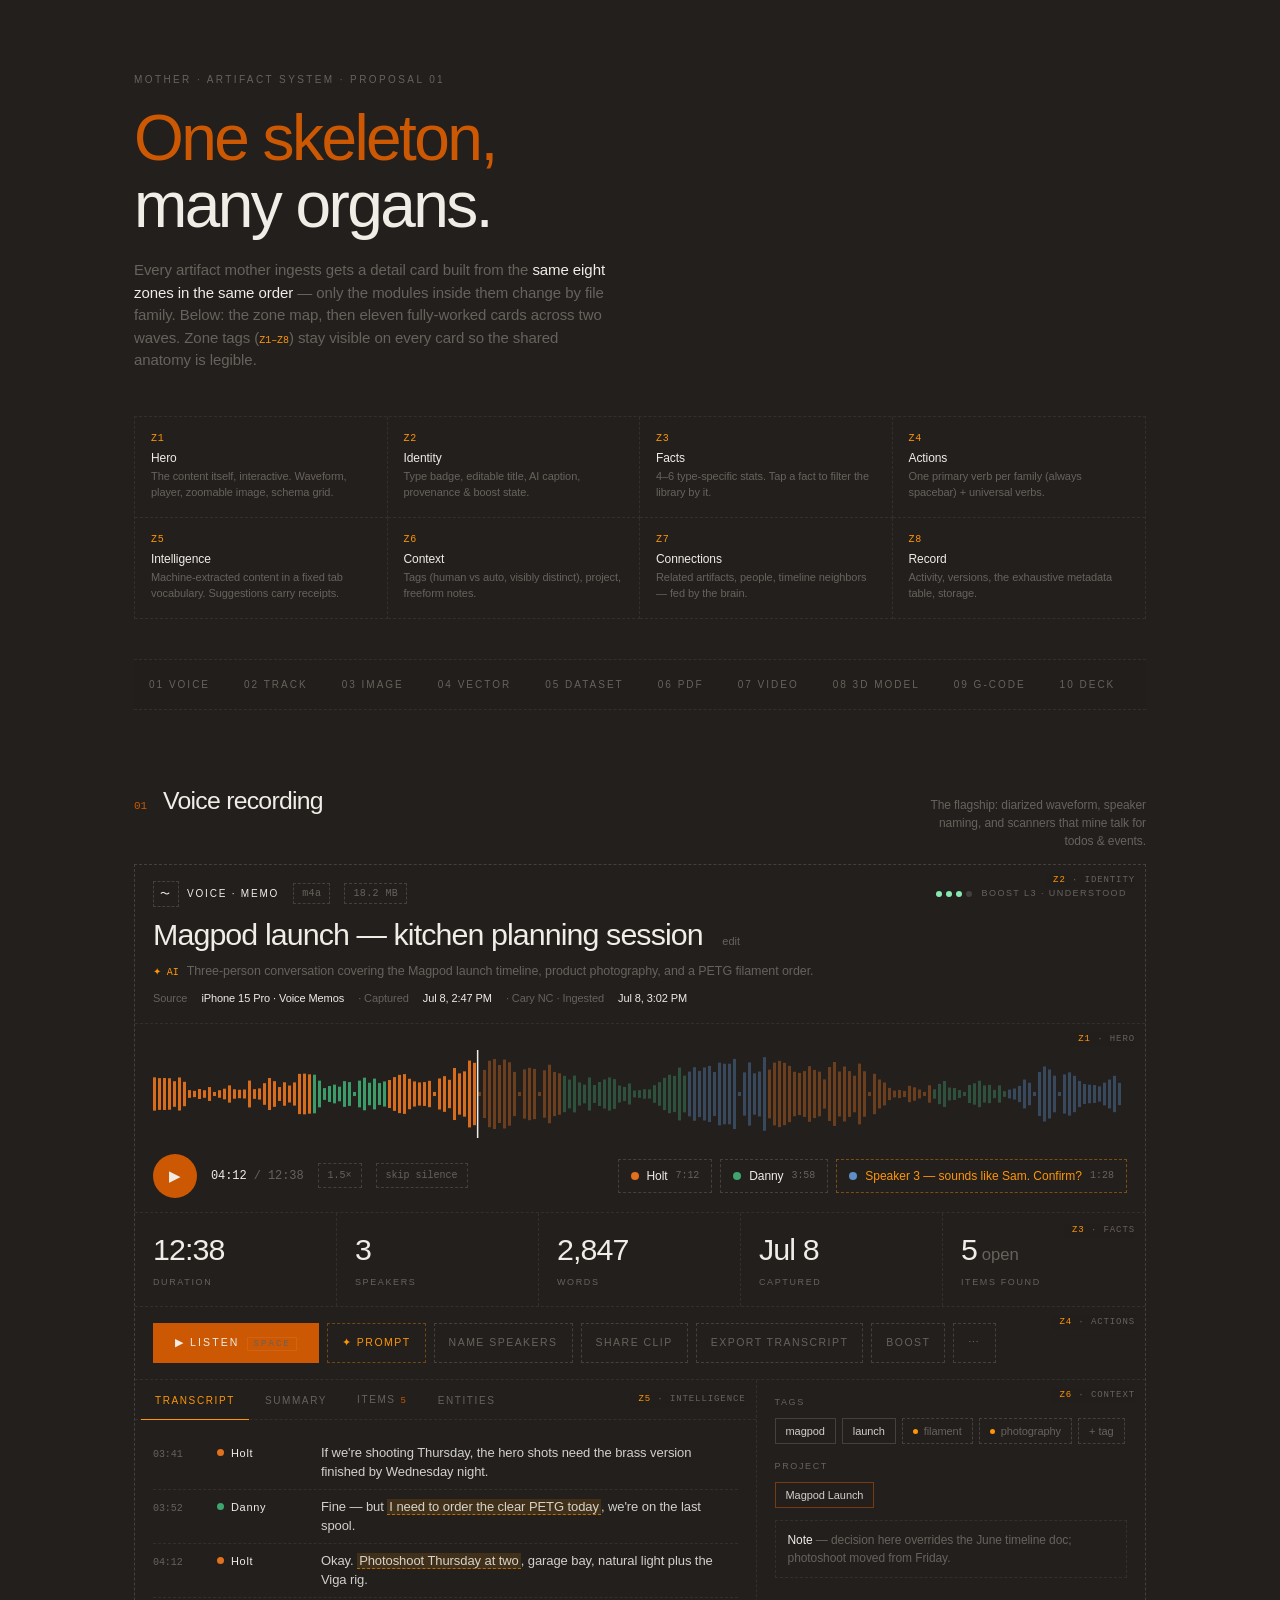
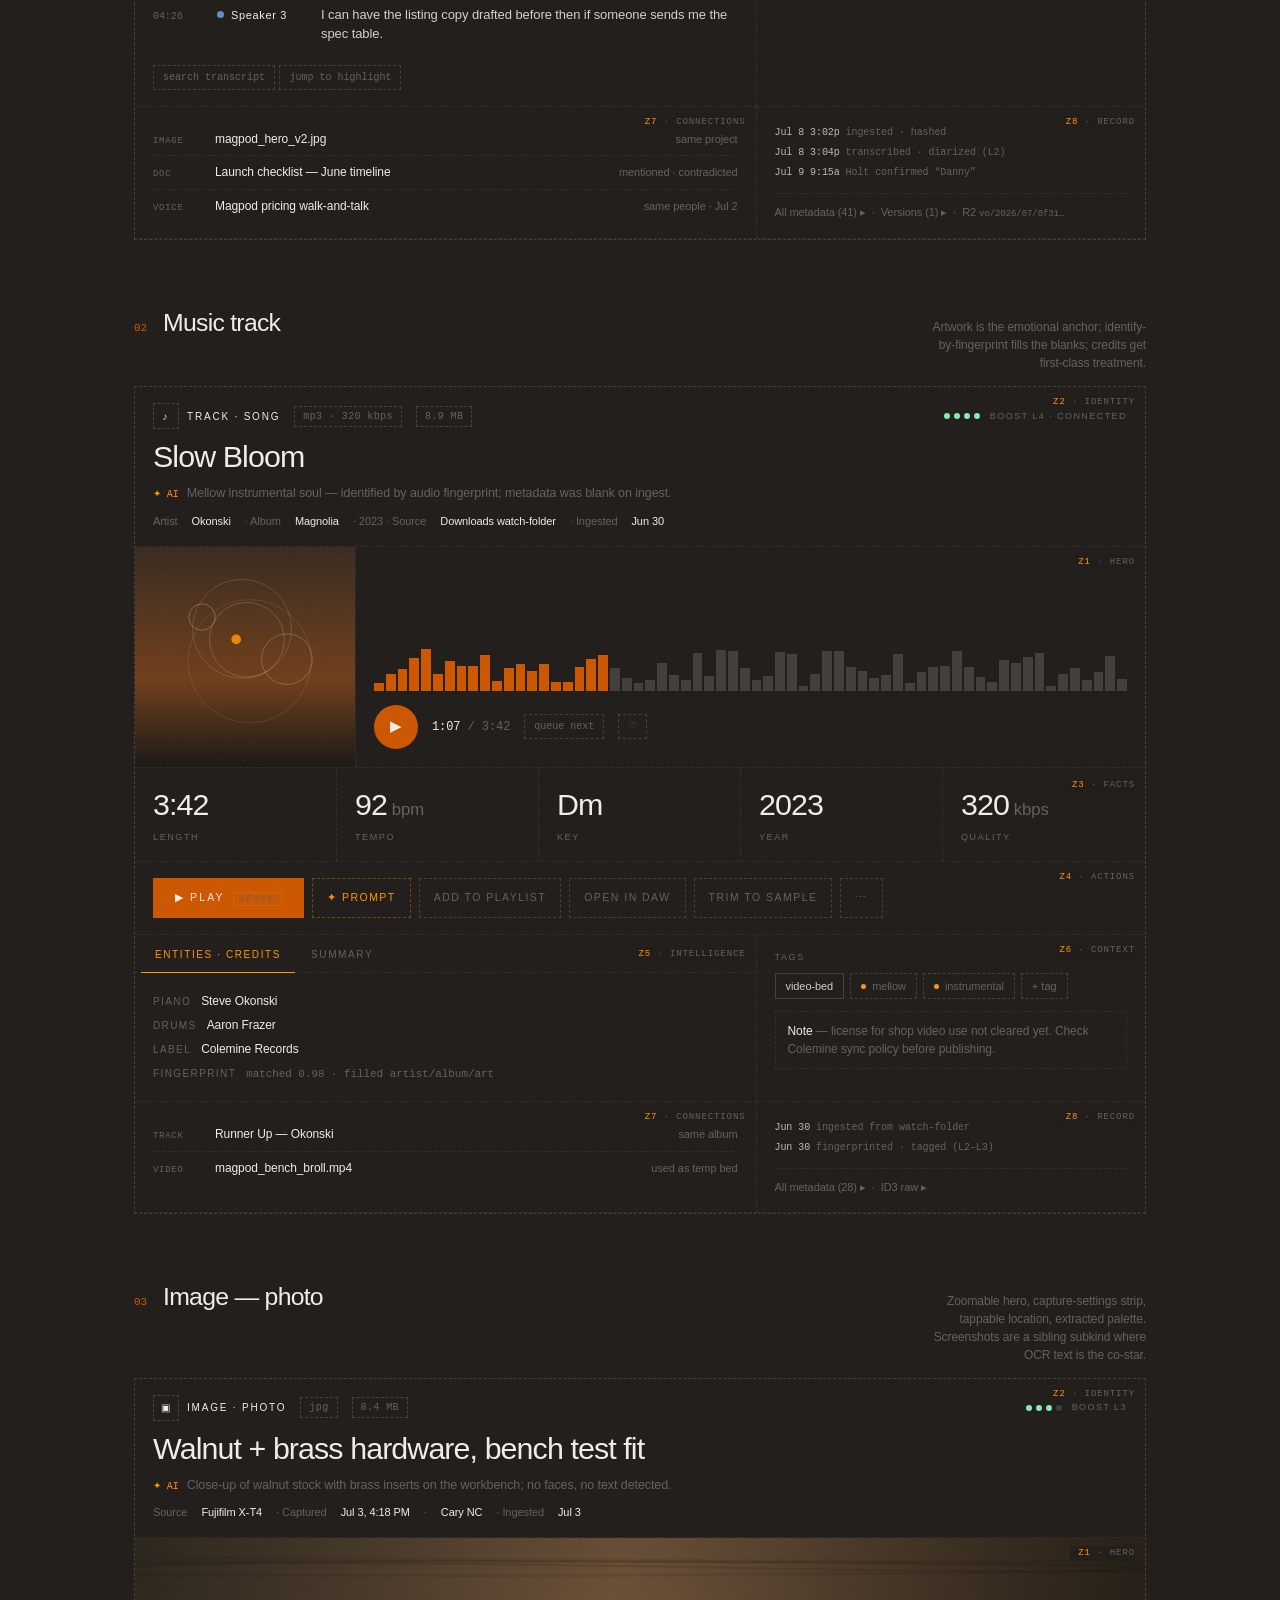
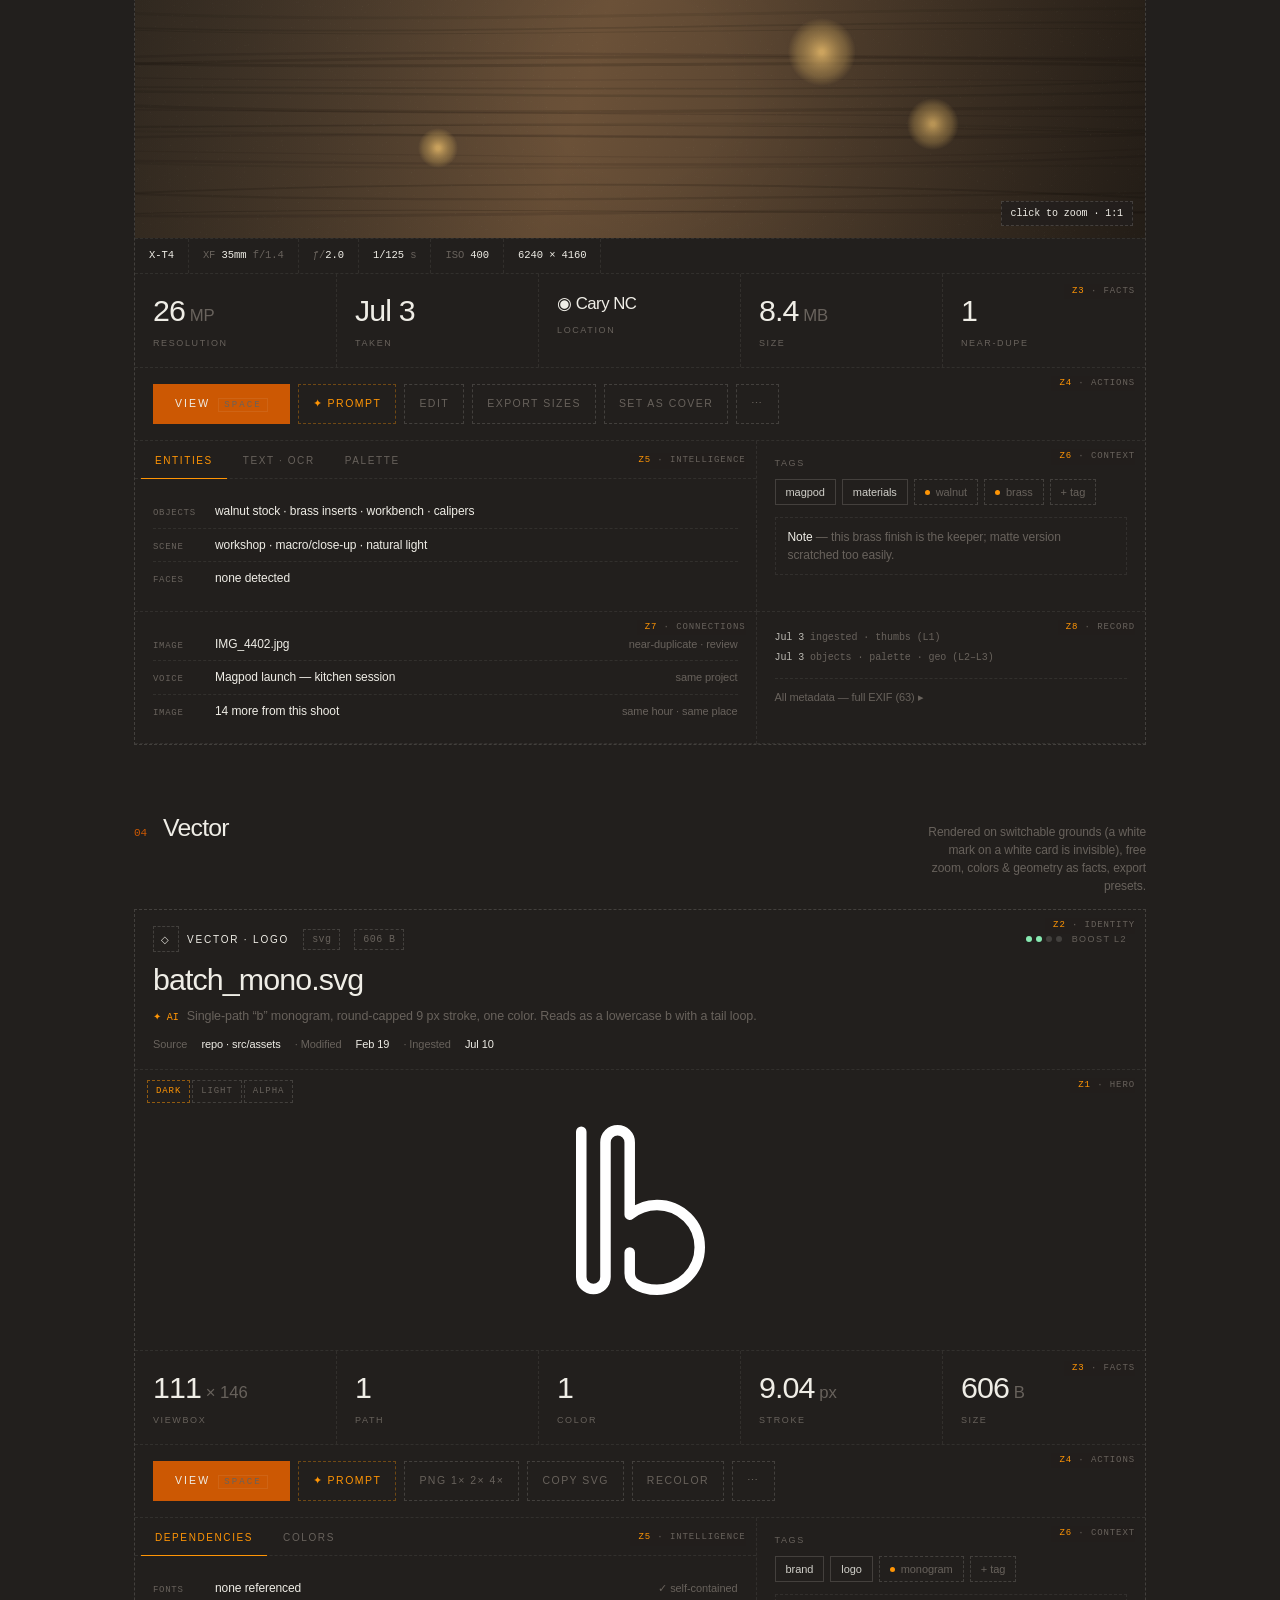
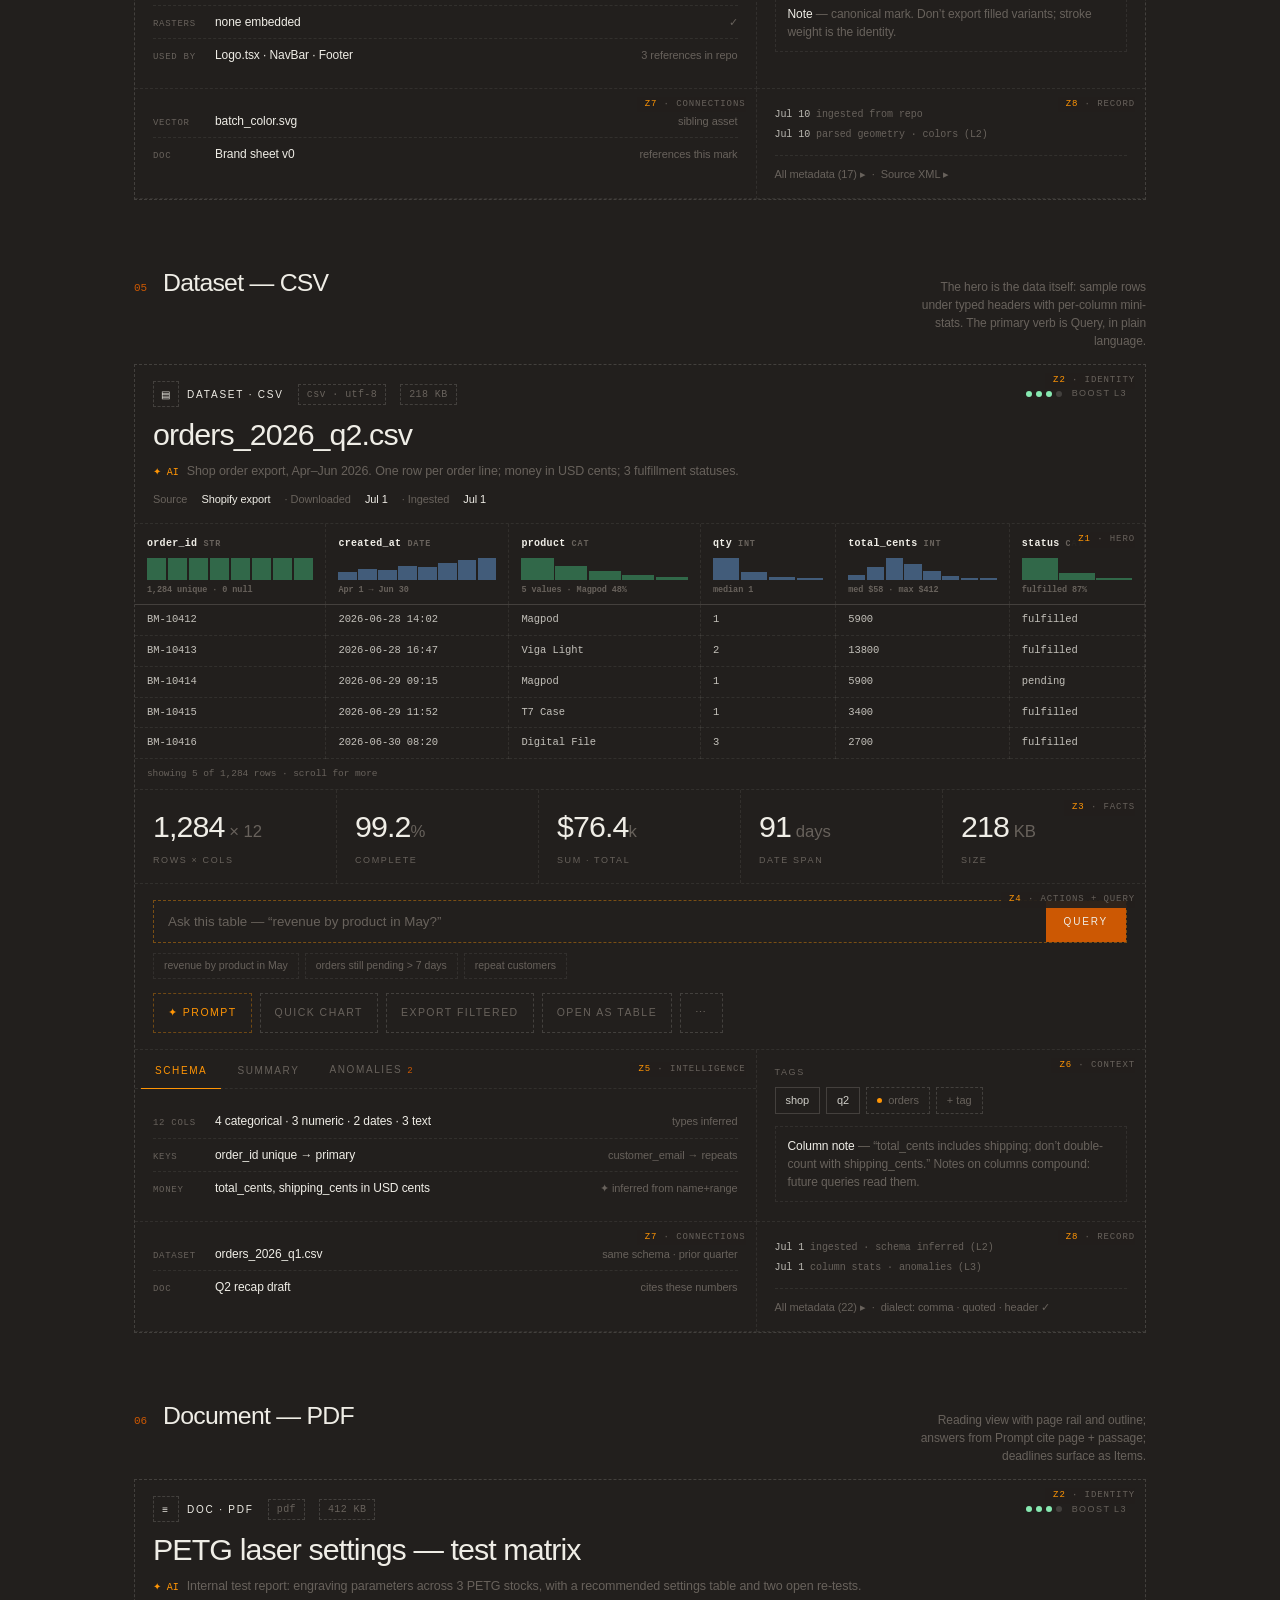
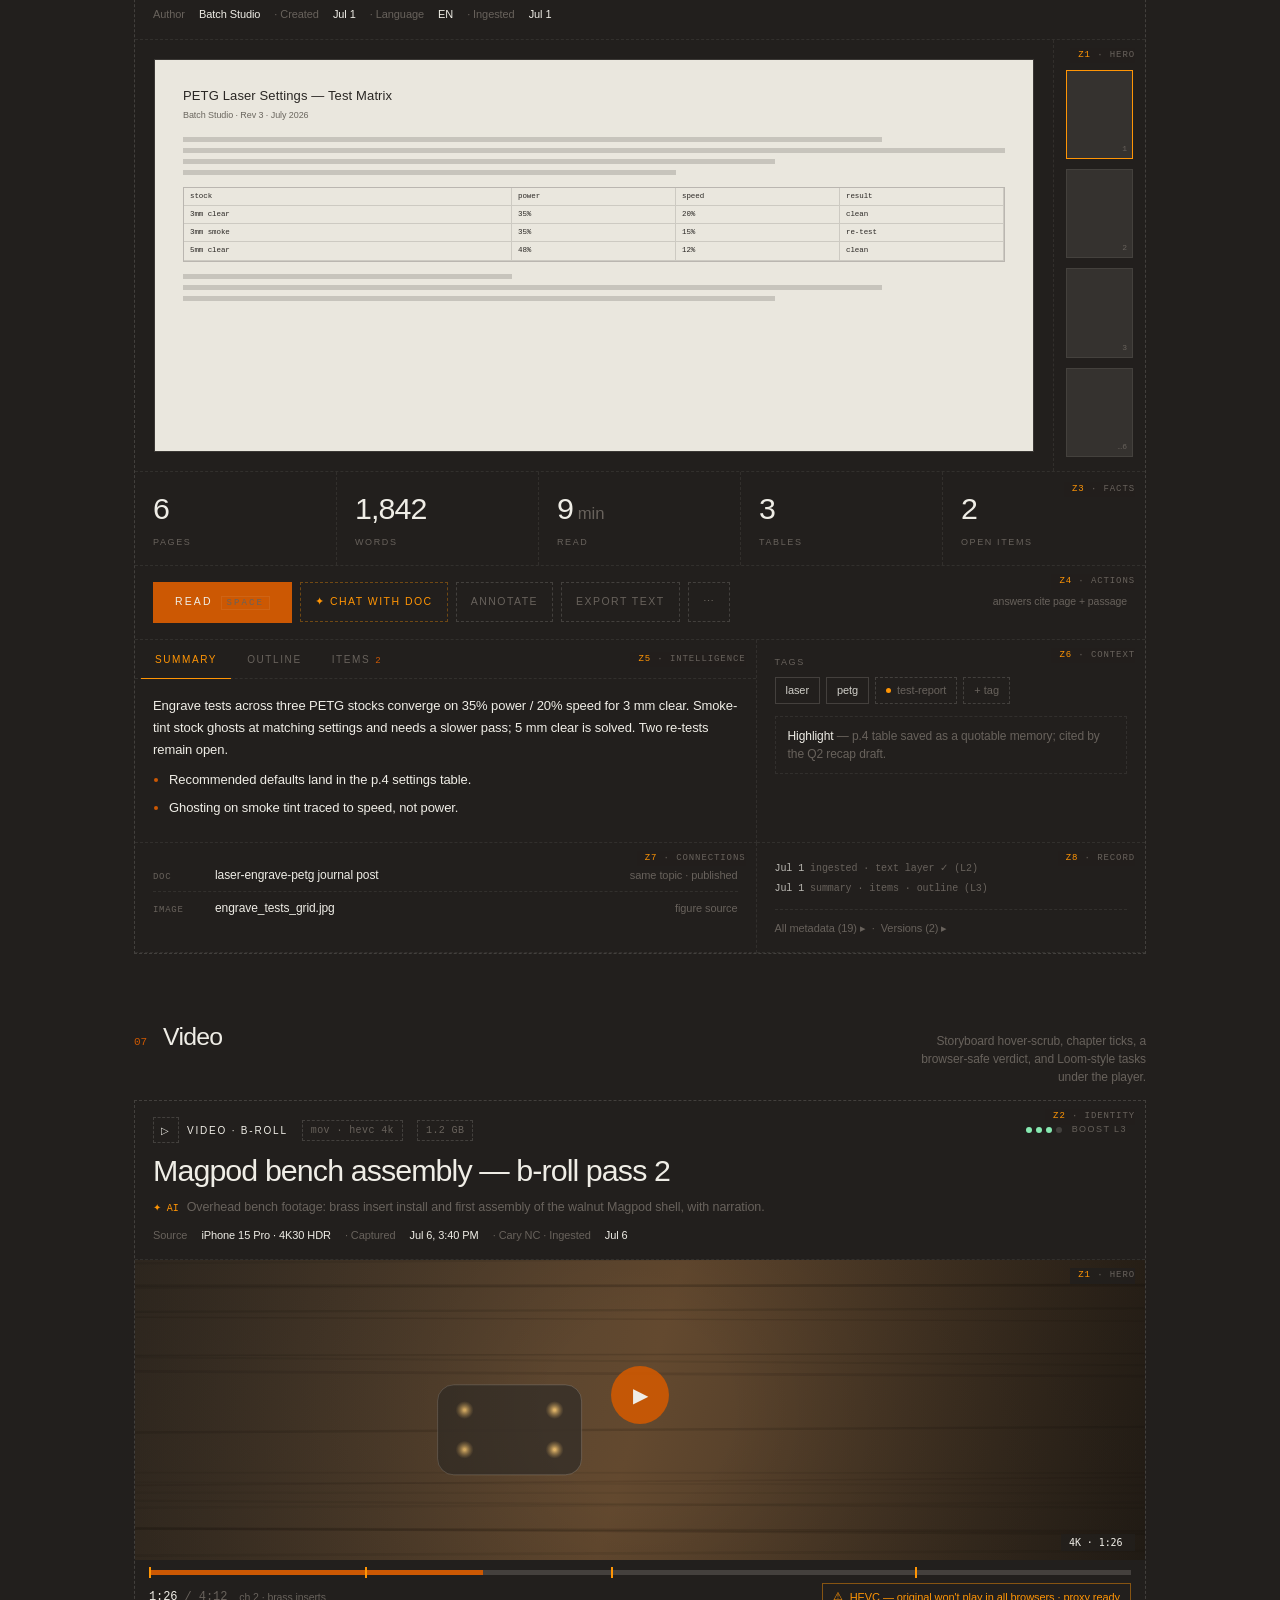
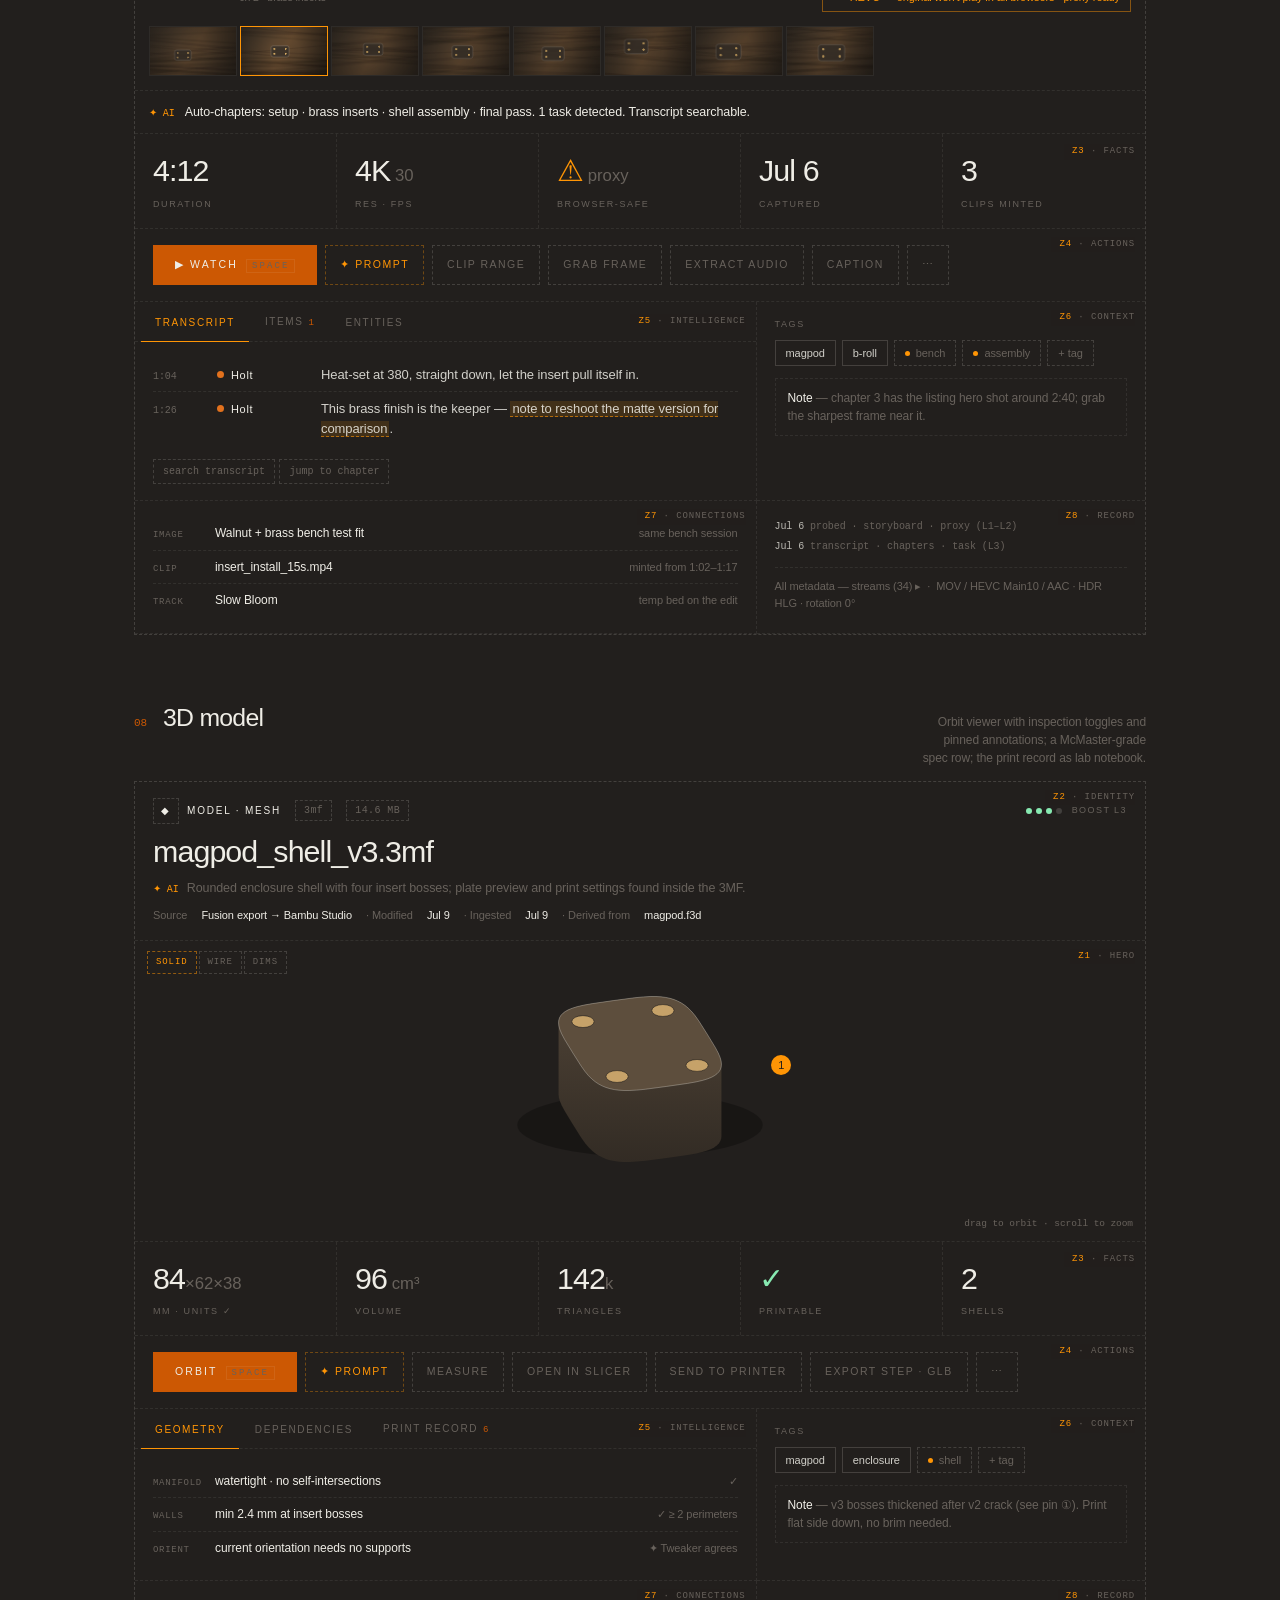
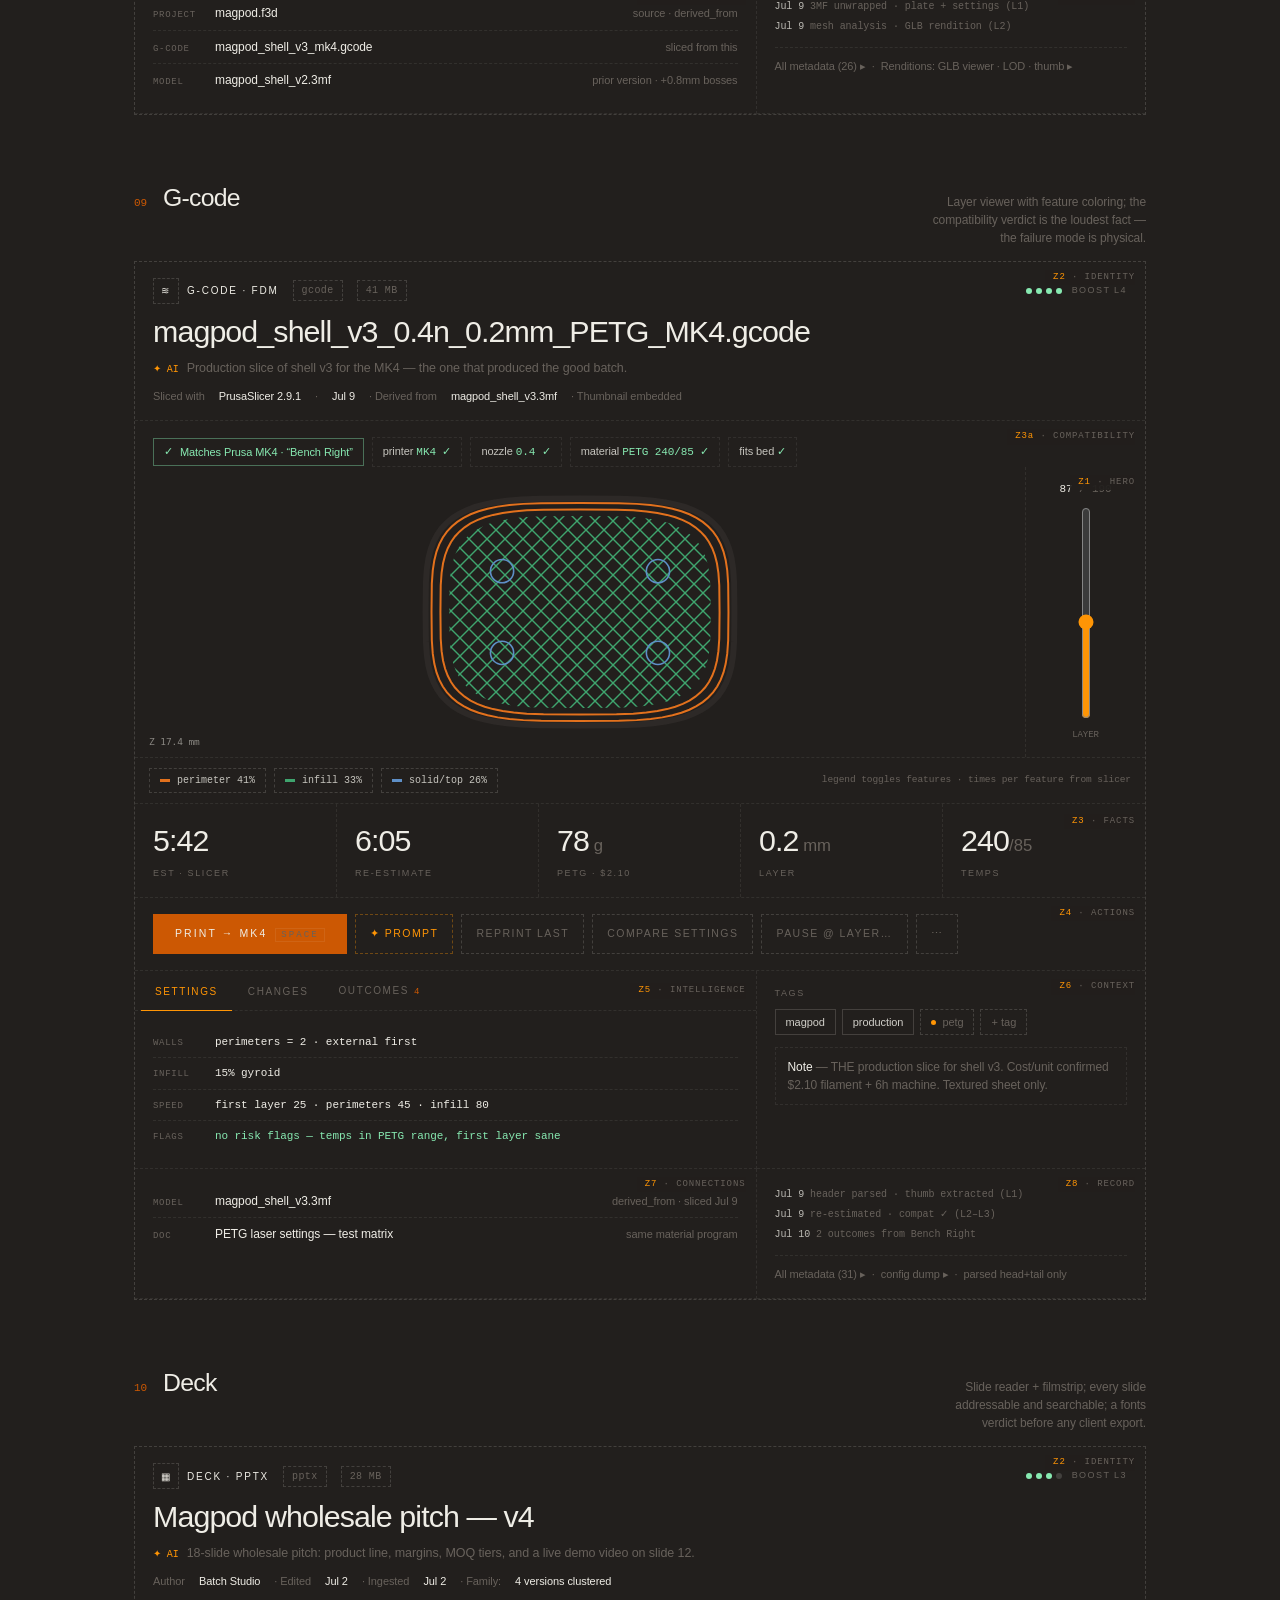
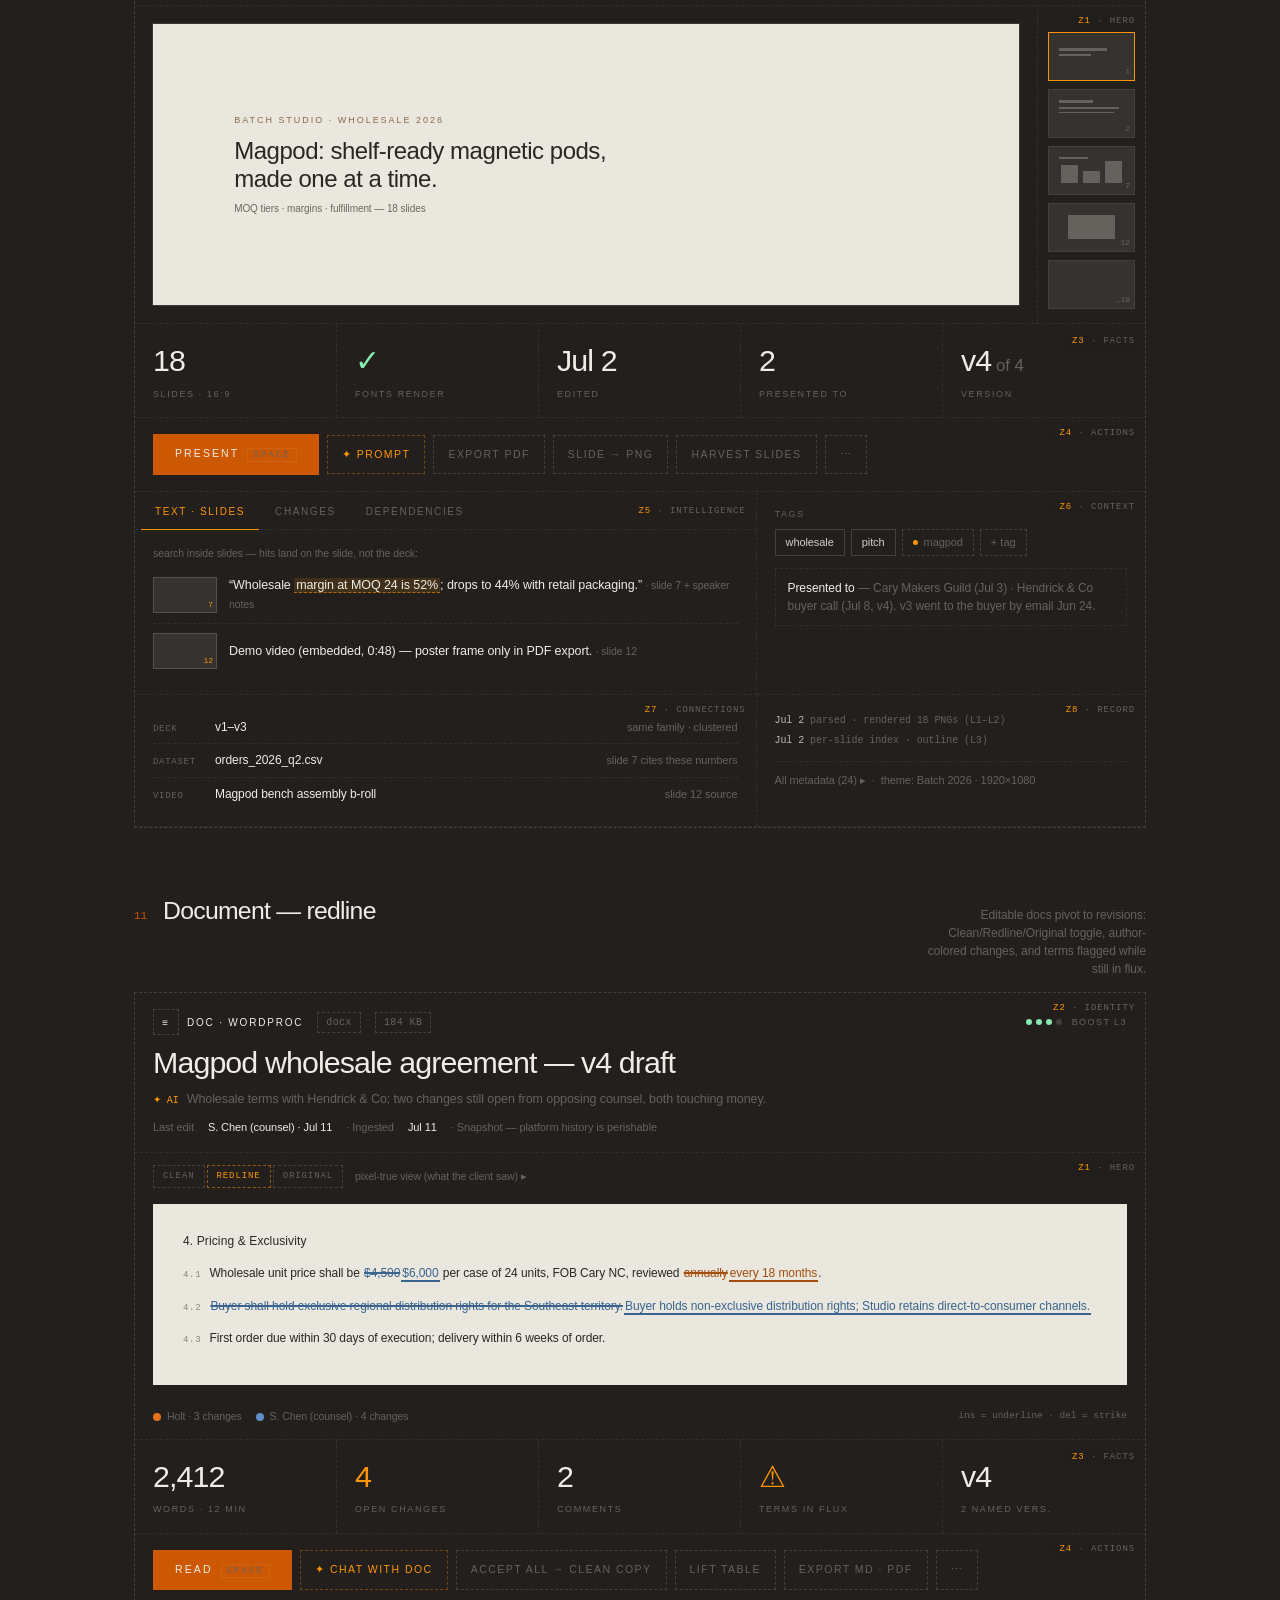
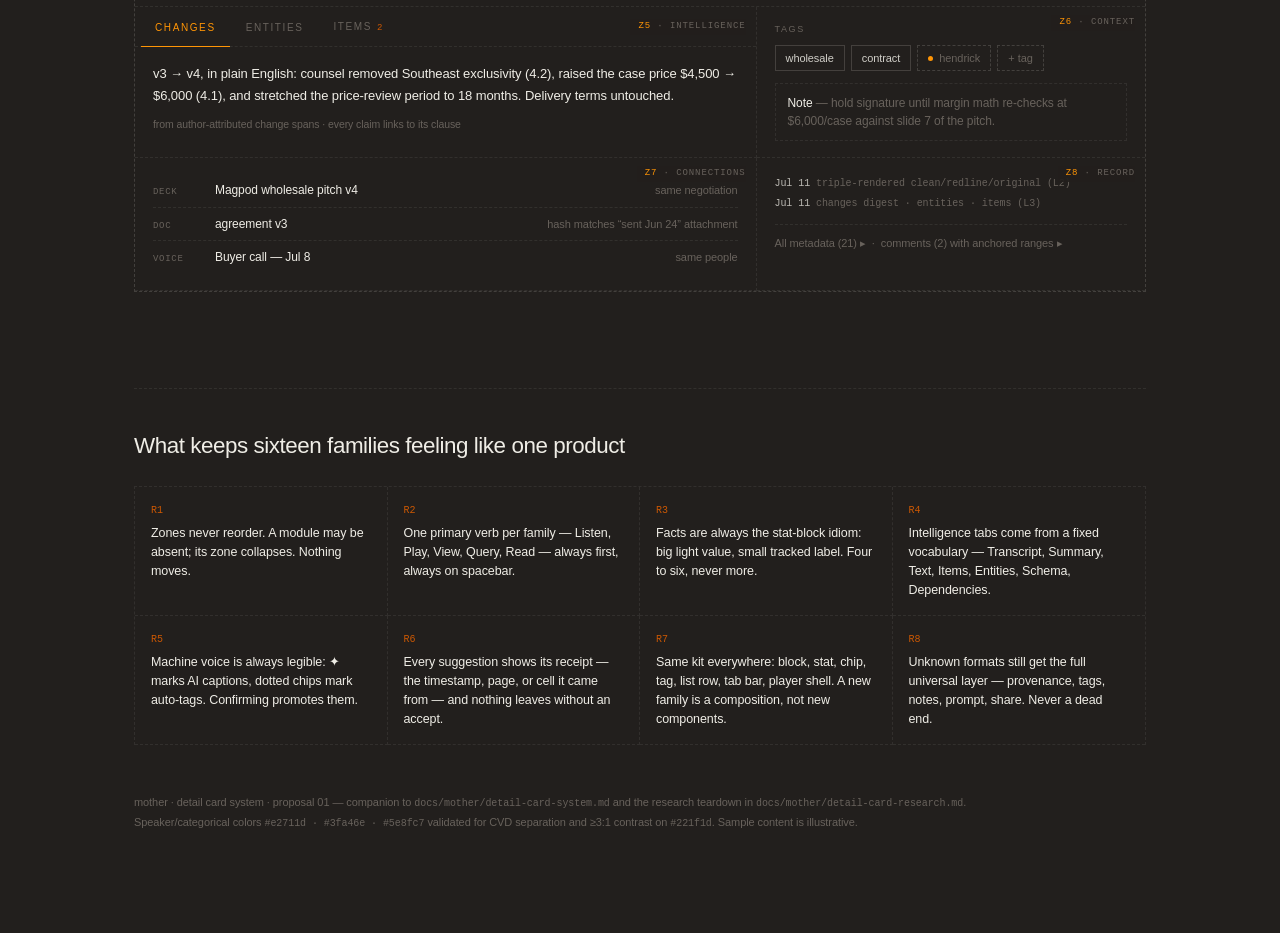
<file: docs/mother/prototypes/detail-cards.html>
<!DOCTYPE html>
<html lang="en">
<head>
<meta charset="utf-8">
<meta name="viewport" content="width=device-width, initial-scale=1">
</head>
<body>
<title>mother — Detail Card System</title>
<style>
  :root {
    color-scheme: dark;
    --bg: #221f1d;
    --bg-raise: #262320;
    --linen: #efede6;
    --dim: #68625c;
    --faint: rgba(239, 237, 230, 0.08);
    --faint2: rgba(239, 237, 230, 0.16);
    --bronze: #cc5803;
    --choc: #e2711d;
    --saffron: #ff9505;
    --mint: #87e9b1;
    --sp1: #e2711d; /* speaker / categorical — validated on #221f1d */
    --sp2: #3fa46e;
    --sp3: #5e8fc7;
    --mono: ui-monospace, "SF Mono", SFMono-Regular, Menlo, Consolas, monospace;
  }
  html { background: var(--bg); }
  body {
    background: var(--bg);
    color: var(--linen);
    font-family: -apple-system, BlinkMacSystemFont, "Segoe UI", "Helvetica Neue", Helvetica, Arial, sans-serif;
    font-weight: 300;
    letter-spacing: -0.005em;
    line-height: 1.5;
    margin: 0;
  }
  * { box-sizing: border-box; }
  ::selection { background: var(--bronze); color: var(--linen); }
  a { color: inherit; text-decoration: none; }
  button { font: inherit; color: inherit; background: none; border: none; cursor: pointer; }
  button:focus-visible, a:focus-visible, [tabindex]:focus-visible {
    outline: 1px dashed var(--saffron); outline-offset: 2px;
  }
  .wrap { max-width: 1060px; margin: 0 auto; padding: 0 24px 120px; }

  /* ---------- page header ---------- */
  .masthead { padding: 72px 0 40px; border-bottom: 1px dashed var(--faint); }
  .eyebrow { font-size: 10px; letter-spacing: 0.24em; text-transform: uppercase; color: var(--dim); }
  .masthead h1 {
    font-weight: 300; letter-spacing: -0.04em; line-height: 1.05;
    font-size: clamp(2.4rem, 5vw, 4rem); margin: 18px 0 20px; text-wrap: balance;
  }
  .masthead h1 .accent { color: var(--bronze); }
  .masthead p.lede { max-width: 58ch; color: var(--dim); font-size: 15px; margin: 0; }
  .masthead p.lede b { color: var(--linen); font-weight: 400; }

  /* ---------- zone legend ---------- */
  .zonemap { display: grid; grid-template-columns: repeat(4, 1fr); border: 1px dashed var(--faint); border-bottom: 0; margin-top: 44px; }
  .zonemap > div { border-bottom: 1px dashed var(--faint); border-right: 1px dashed var(--faint); padding: 14px 16px 16px; }
  .zonemap > div:nth-child(4n) { border-right: 0; }
  .zk { font-family: var(--mono); font-size: 10px; color: var(--saffron); letter-spacing: 0.08em; }
  .zt { font-size: 12px; margin-top: 3px; }
  .zd { font-size: 11px; color: var(--dim); margin-top: 2px; line-height: 1.45; }

  /* ---------- jump nav ---------- */
  .jump {
    position: sticky; top: 0; z-index: 30; background: rgba(34,31,29,0.94);
    backdrop-filter: blur(6px); border-bottom: 1px dashed var(--faint);
    display: flex; gap: 4px; padding: 10px 0; margin-bottom: 8px; overflow-x: auto;
  }
  .jump a {
    font-size: 10px; letter-spacing: 0.2em; text-transform: uppercase; color: var(--dim);
    padding: 6px 14px; border: 1px dashed transparent; white-space: nowrap;
  }
  .jump a:hover { color: var(--linen); border-color: var(--faint2); }

  /* ---------- card scaffolding ---------- */
  .card-section { padding-top: 64px; scroll-margin-top: 48px; }
  .rules { scroll-margin-top: 48px; }
  .card-head { display: flex; align-items: baseline; gap: 16px; margin-bottom: 14px; }
  .card-head .n { font-family: var(--mono); font-size: 11px; color: var(--bronze); }
  .card-head h2 { font-weight: 300; letter-spacing: -0.03em; font-size: 1.55rem; margin: 0; }
  .card-head .why { font-size: 12px; color: var(--dim); margin-left: auto; max-width: 34ch; text-align: right; }

  .card { border: 1px dashed var(--faint2); background: var(--bg); }
  .grid { display: grid; }
  .cell { border: 1px dashed var(--faint); border-width: 0 1px 1px 0; padding: 16px 18px; position: relative; min-width: 0; }
  .cell.pad0 { padding: 0; }
  .ztag {
    position: absolute; top: 8px; right: 10px; z-index: 5;
    font-family: var(--mono); font-size: 9px; letter-spacing: 0.1em; color: var(--dim);
    background: rgba(34,31,29,0.92); padding: 1px 0 1px 8px;
  }
  .ztag em { color: var(--saffron); font-style: normal; }

  /* identity strip */
  .id-strip { display: flex; flex-wrap: wrap; align-items: center; gap: 10px 14px; }
  .badge {
    display: inline-flex; align-items: center; gap: 8px;
    font-size: 10px; letter-spacing: 0.18em; text-transform: uppercase;
  }
  .badge .glyph { width: 26px; height: 26px; display: grid; place-items: center; border: 1px dashed var(--faint2); }
  .chip {
    font-family: var(--mono); font-size: 10px; color: var(--dim);
    border: 1px dashed var(--faint2); padding: 2px 8px; letter-spacing: 0.04em;
  }
  .title-line { flex-basis: 100%; display: flex; flex-wrap: wrap; align-items: baseline; gap: 12px; }
  .title { font-size: clamp(1.3rem, 2.6vw, 1.9rem); font-weight: 300; letter-spacing: -0.03em; line-height: 1.15; overflow-wrap: anywhere; min-width: 0; }
  .title .edit { color: var(--dim); font-size: 11px; margin-left: 6px; }
  .caption { flex-basis: 100%; font-size: 12.5px; color: var(--dim); display: flex; gap: 8px; align-items: baseline; }
  .caption .ai { color: var(--saffron); font-family: var(--mono); font-size: 10px; white-space: nowrap; }
  .prov { flex-basis: 100%; font-size: 11px; color: var(--dim); display: flex; flex-wrap: wrap; gap: 6px 14px; }
  .prov b { color: var(--linen); font-weight: 400; }
  .boost { display: inline-flex; gap: 4px; align-items: center; margin-left: auto; }
  .boost i { width: 6px; height: 6px; border-radius: 50%; background: var(--faint2); }
  .boost i.on { background: var(--mint); }
  .boost span { font-size: 9px; letter-spacing: 0.16em; text-transform: uppercase; color: var(--dim); margin-left: 6px; }

  /* facts (stat blocks) */
  .facts { display: grid; grid-auto-flow: column; grid-auto-columns: 1fr; }
  .fact { border-right: 1px dashed var(--faint); padding: 14px 18px 16px; min-width: 0; }
  .fact:last-child { border-right: 0; }
  .fact .v { font-size: clamp(1.3rem, 2.4vw, 1.9rem); font-weight: 300; letter-spacing: -0.03em; color: var(--linen); font-variant-numeric: tabular-nums; white-space: nowrap; }
  .fact .v small { font-size: 0.55em; color: var(--dim); letter-spacing: 0; }
  .fact .k { font-size: 9px; letter-spacing: 0.18em; text-transform: uppercase; color: var(--dim); margin-top: 4px; }
  .fact.tap { cursor: pointer; transition: background 75ms; }
  .fact.tap:hover { background: rgba(255,149,5,0.05); }

  /* actions */
  .actions { display: flex; flex-wrap: wrap; gap: 8px; align-items: center; }
  .btn-primary {
    background: var(--bronze); color: var(--linen);
    font-size: 10.5px; letter-spacing: 0.2em; text-transform: uppercase; font-weight: 500;
    padding: 12px 22px; transition: background 75ms;
  }
  .btn-primary:hover { background: var(--saffron); }
  .btn {
    border: 1px dashed var(--faint2); color: var(--dim);
    font-size: 10.5px; letter-spacing: 0.14em; text-transform: uppercase;
    padding: 11px 14px; transition: color 75ms, border-color 75ms;
  }
  .btn:hover { color: var(--linen); border-color: rgba(239,237,230,0.4); }
  .btn.converse { color: var(--saffron); border-color: rgba(255,149,5,0.35); }
  .btn.converse:hover { color: var(--saffron); border-color: var(--saffron); }
  .kbd { font-family: var(--mono); font-size: 9px; color: var(--dim); border: 1px solid var(--faint); padding: 1px 5px; margin-left: 8px; }

  /* intelligence tabs */
  .tabs { display: flex; gap: 2px; border-bottom: 1px dashed var(--faint); padding: 0 110px 0 6px; flex-wrap: wrap; }
  .tab {
    font-size: 10px; letter-spacing: 0.16em; text-transform: uppercase; color: var(--dim);
    padding: 12px 14px 10px; border-bottom: 1px solid transparent; margin-bottom: -1px;
  }
  .tab:hover { color: var(--linen); }
  .tab[aria-selected="true"] { color: var(--saffron); border-bottom-color: var(--saffron); }
  .tab .ct { font-family: var(--mono); font-size: 9px; color: var(--bronze); margin-left: 5px; }
  .panel { padding: 16px 18px; display: none; }
  .panel.active { display: block; }

  /* transcript */
  .tr-row { display: grid; grid-template-columns: 52px 92px 1fr; gap: 12px; padding: 7px 0; font-size: 13px; align-items: baseline; }
  .tr-row + .tr-row { border-top: 1px dashed var(--faint); }
  .tc { font-family: var(--mono); font-size: 10px; color: var(--dim); }
  .spk { font-size: 11px; letter-spacing: 0.06em; display: flex; gap: 7px; align-items: baseline; white-space: nowrap; }
  .spk i { width: 7px; height: 7px; border-radius: 50%; flex: none; transform: translateY(-1px); }
  .tr-t { color: rgba(239,237,230,0.86); }
  .hl { background: rgba(255,149,5,0.14); border-bottom: 1px dashed rgba(255,149,5,0.6); padding: 0 2px; }

  /* suggestions (Items) */
  .sug { display: grid; grid-template-columns: 20px 1fr auto; gap: 12px; align-items: center; padding: 11px 0; }
  .sug + .sug { border-top: 1px dashed var(--faint); }
  .sug .ic { font-size: 13px; color: var(--saffron); font-family: var(--mono); }
  .sug .what { font-size: 13px; }
  .sug .receipt { font-family: var(--mono); font-size: 10px; color: var(--dim); margin-top: 2px; }
  .sug .receipt a { color: var(--dim); border-bottom: 1px dashed var(--faint2); }
  .sug .receipt a:hover { color: var(--saffron); }
  .sug-acts { display: flex; gap: 6px; }
  .sug-acts button { font-size: 9.5px; letter-spacing: 0.12em; text-transform: uppercase; padding: 6px 10px; border: 1px dashed var(--faint2); color: var(--dim); }
  .sug-acts button.acc { color: var(--mint); border-color: rgba(135,233,177,0.35); }
  .sug-acts button:hover { border-color: rgba(239,237,230,0.45); color: var(--linen); }
  .sug-acts button.acc:hover { color: var(--mint); border-color: var(--mint); }
  .sug.done .what, .sug.done .receipt { opacity: 0.45; }
  .sug.done .what { text-decoration: line-through; text-decoration-color: var(--dim); }
  .ok-note { font-size: 10px; color: var(--mint); font-family: var(--mono); display: none; }
  .sug.done .ok-note { display: inline; }
  .sug.done .sug-acts button { display: none; }

  /* tags & context */
  .tagrow { display: flex; flex-wrap: wrap; gap: 6px; }
  .tag { font-size: 11px; padding: 4px 10px; border: 1px solid var(--faint2); color: rgba(239,237,230,0.85); }
  .tag.auto { border-style: dashed; color: var(--dim); }
  .tag.auto i { display: inline-block; width: 5px; height: 5px; border-radius: 50%; background: var(--saffron); margin-right: 6px; transform: translateY(-1px); }
  .tag.add { border-style: dashed; color: var(--dim); }
  .tag.add:hover { color: var(--saffron); border-color: rgba(255,149,5,0.5); }
  .microlabel { font-size: 9px; letter-spacing: 0.18em; text-transform: uppercase; color: var(--dim); margin: 0 0 8px; }
  .notefield { border: 1px dashed var(--faint); padding: 10px 12px; font-size: 12px; color: var(--dim); margin-top: 12px; }
  .notefield b { color: var(--linen); font-weight: 400; }

  /* connections / record strips */
  .mini-list { font-size: 12px; }
  .mini-list .row { display: flex; gap: 10px; align-items: baseline; padding: 7px 0; border-bottom: 1px dashed var(--faint); }
  .mini-list .row:last-child { border-bottom: 0; }
  .mini-list .t { font-family: var(--mono); font-size: 9px; color: var(--dim); letter-spacing: 0.08em; text-transform: uppercase; flex: none; width: 52px; }
  .mini-list .why2 { color: var(--dim); font-size: 11px; margin-left: auto; white-space: nowrap; }
  .actlog { font-family: var(--mono); font-size: 10px; color: var(--dim); line-height: 2; }
  .actlog b { color: rgba(239,237,230,0.75); font-weight: 400; }
  .allmeta { font-size: 11px; color: var(--dim); border-top: 1px dashed var(--faint); margin-top: 10px; padding-top: 10px; }
  .allmeta:hover { color: var(--linen); cursor: pointer; }

  /* ---------- type-specific heroes ---------- */
  /* voice */
  .wave-wrap { padding: 22px 18px 14px; }
  .wave-canvas { width: 100%; height: 96px; display: block; }
  .wave-under { display: flex; align-items: center; gap: 14px; margin-top: 12px; flex-wrap: wrap; }
  .play {
    width: 44px; height: 44px; border-radius: 50%; background: var(--bronze); color: var(--linen);
    display: grid; place-items: center; font-size: 15px; flex: none;
  }
  .play:hover { background: var(--saffron); }
  .timecode { font-family: var(--mono); font-size: 12px; color: var(--linen); font-variant-numeric: tabular-nums; }
  .timecode span { color: var(--dim); }
  .pillbtn { font-family: var(--mono); font-size: 10px; color: var(--dim); border: 1px dashed var(--faint2); padding: 4px 9px; }
  .pillbtn:hover { color: var(--linen); }
  .spk-chips { display: flex; flex-wrap: wrap; gap: 8px; }
  .spk-chip { display: inline-flex; align-items: center; gap: 8px; border: 1px dashed var(--faint2); padding: 7px 12px; font-size: 12px; }
  .spk-chip i { width: 8px; height: 8px; border-radius: 50%; }
  .spk-chip .mins { font-family: var(--mono); font-size: 10px; color: var(--dim); }
  .spk-chip.unnamed { border-color: rgba(255,149,5,0.4); }
  .spk-chip.unnamed .name { color: var(--saffron); }

  /* track */
  .art { aspect-ratio: 1; position: relative; overflow: hidden; }
  .art canvas { width: 100%; height: 100%; display: block; }
  .track-hero { display: grid; grid-template-columns: 220px 1fr; }
  .track-right { padding: 18px; display: flex; flex-direction: column; justify-content: flex-end; gap: 14px; border-left: 1px dashed var(--faint); }
  .thinwave { display: flex; align-items: flex-end; gap: 2px; height: 42px; }
  .thinwave i { flex: 1; background: var(--faint2); min-height: 3px; }
  .thinwave i.played { background: var(--bronze); }
  .credits { font-size: 12px; line-height: 2; }
  .credits .role { color: var(--dim); font-size: 10px; text-transform: uppercase; letter-spacing: 0.14em; margin-right: 10px; }

  /* image */
  .photo { position: relative; }
  .photo canvas { width: 100%; height: 300px; display: block; }
  .photo .zoomchip { position: absolute; right: 12px; bottom: 12px; font-family: var(--mono); font-size: 10px; color: var(--linen); background: rgba(34,31,29,0.8); border: 1px dashed var(--faint2); padding: 4px 9px; }
  .exifstrip { display: flex; flex-wrap: wrap; gap: 0; border-top: 1px dashed var(--faint); }
  .exifstrip span { font-family: var(--mono); font-size: 10.5px; color: var(--dim); padding: 9px 14px; border-right: 1px dashed var(--faint); }
  .exifstrip span b { color: var(--linen); font-weight: 400; }
  .swatches { display: flex; gap: 8px; align-items: center; }
  .sw { width: 34px; height: 34px; border: 1px solid var(--faint2); position: relative; cursor: pointer; }
  .sw code { position: absolute; left: 50%; transform: translateX(-50%); top: calc(100% + 4px); font-size: 8.5px; color: var(--dim); font-family: var(--mono); }
  .mapchip { display: inline-flex; align-items: center; gap: 8px; border: 1px dashed var(--faint2); padding: 6px 10px; font-size: 11px; color: var(--dim); }
  .mapchip .pin { color: var(--mint); }

  /* vector */
  .vec-stage { display: grid; place-items: center; height: 280px; transition: background 100ms; position: relative; }
  .vec-stage.bg-dark { background: var(--bg); }
  .vec-stage.bg-light { background: #efede6; }
  .vec-stage.bg-checker {
    background-image: repeating-conic-gradient(rgba(239,237,230,0.1) 0% 25%, transparent 0% 50%);
    background-size: 20px 20px;
  }
  .vec-stage svg { height: 170px; width: auto; }
  .bg-toggle { position: absolute; top: 10px; left: 12px; display: flex; gap: 2px; }
  .bg-toggle button { font-family: var(--mono); font-size: 9px; letter-spacing: 0.1em; text-transform: uppercase; color: var(--dim); border: 1px dashed var(--faint2); padding: 4px 8px; background: var(--bg); }
  .bg-toggle button[aria-pressed="true"] { color: var(--saffron); border-color: rgba(255,149,5,0.5); }

  /* dataset */
  .dgrid { width: 100%; border-collapse: collapse; font-size: 11.5px; }
  .dgrid th { text-align: left; padding: 10px 12px 8px; border-bottom: 1px solid var(--faint2); border-right: 1px dashed var(--faint); vertical-align: bottom; min-width: 92px; }
  .dgrid td { padding: 7px 12px; border-bottom: 1px dashed var(--faint); border-right: 1px dashed var(--faint); color: rgba(239,237,230,0.78); font-family: var(--mono); font-size: 10.5px; font-variant-numeric: tabular-nums; white-space: nowrap; }
  .dgrid .cname { font-family: var(--mono); font-size: 10px; color: var(--linen); letter-spacing: 0.03em; }
  .dgrid .ctype { font-family: var(--mono); font-size: 8.5px; color: var(--dim); text-transform: uppercase; letter-spacing: 0.1em; margin-left: 6px; }
  .colviz { display: flex; align-items: flex-end; gap: 1.5px; height: 22px; margin-top: 6px; }
  .colviz i { flex: 1; background: rgba(94,143,199,0.55); min-height: 2px; }
  .colviz.cat i { background: rgba(63,164,110,0.55); }
  .cnull { font-size: 8.5px; color: var(--dim); font-family: var(--mono); margin-top: 4px; }
  .ask { display: flex; gap: 0; border: 1px dashed rgba(255,149,5,0.4); }
  .ask input {
    flex: 1; background: transparent; border: 0; color: var(--linen);
    font: 300 13px/1 inherit; font-family: inherit; padding: 13px 14px; outline: none;
  }
  .ask input::placeholder { color: var(--dim); }
  .ask button { background: var(--bronze); color: var(--linen); font-size: 10px; letter-spacing: 0.18em; text-transform: uppercase; padding: 0 18px; }
  .ask button:hover { background: var(--saffron); }
  .exq { display: flex; gap: 6px; margin-top: 10px; flex-wrap: wrap; }
  .exq button { font-size: 10.5px; color: var(--dim); border: 1px dashed var(--faint); padding: 4px 10px; }
  .exq button:hover { color: var(--saffron); border-color: rgba(255,149,5,0.4); }

  /* doc */
  .doc-hero { display: grid; grid-template-columns: 1fr 92px; }
  .page-mock { margin: 20px; background: #eae7de; color: #2a2724; padding: 26px 28px; min-height: 240px; box-shadow: 0 0 0 1px rgba(239,237,230,0.12); }
  .page-mock h4 { font-weight: 500; font-size: 13px; letter-spacing: 0.01em; margin: 0 0 4px; }
  .page-mock .sub { font-size: 9px; color: #6b675f; margin-bottom: 14px; }
  .pline { height: 5px; background: rgba(42,39,36,0.18); margin: 6px 0; }
  .pline.w60 { width: 60%; } .pline.w85 { width: 85%; } .pline.w72 { width: 72%; } .pline.w40 { width: 40%; }
  .ptable { margin-top: 12px; border: 1px solid rgba(42,39,36,0.25); }
  .ptable div { display: grid; grid-template-columns: 2fr 1fr 1fr 1fr; }
  .ptable span { border-bottom: 1px solid rgba(42,39,36,0.15); border-right: 1px solid rgba(42,39,36,0.15); padding: 3px 6px; font-size: 7.5px; font-family: var(--mono); }
  .thumbs { border-left: 1px dashed var(--faint); display: flex; flex-direction: column; gap: 10px; padding: 30px 12px 14px; }
  .thumb { aspect-ratio: 3/4; background: rgba(239,237,230,0.09); border: 1px solid var(--faint); position: relative; }
  .thumb.cur { border-color: var(--saffron); }
  .thumb span { position: absolute; bottom: 3px; right: 5px; font-family: var(--mono); font-size: 8px; color: var(--dim); }
  .outline-list { font-size: 12px; line-height: 2.1; color: rgba(239,237,230,0.8); }
  .outline-list .pg { font-family: var(--mono); font-size: 9.5px; color: var(--dim); margin-left: 8px; }
  .sum-points { font-size: 13px; line-height: 1.7; margin: 8px 0 0; padding-left: 16px; }
  .sum-points li { margin-bottom: 6px; }
  .sum-points li::marker { color: var(--bronze); }

  /* verdict chip (universal) */
  .verdict { display: inline-flex; align-items: center; gap: 7px; font-size: 11px; padding: 5px 10px; border: 1px solid rgba(135,233,177,0.4); color: var(--mint); flex-wrap: wrap; min-width: 0; max-width: 100%; }
  .verdict.warn { border-color: rgba(255,149,5,0.45); color: var(--saffron); }
  .verdict i { font-style: normal; font-family: var(--mono); font-size: 11px; }

  /* video */
  .vid-stage { position: relative; }
  .vid-stage canvas { width: 100%; height: 300px; display: block; }
  .vid-play { position: absolute; left: 50%; top: 45%; transform: translate(-50%,-50%); width: 58px; height: 58px; border-radius: 50%; background: rgba(204,88,3,0.92); color: var(--linen); font-size: 20px; display: grid; place-items: center; }
  .vid-play:hover { background: var(--saffron); }
  .scrub { padding: 10px 14px 4px; }
  .scrub-bar { position: relative; height: 5px; background: var(--faint2); }
  .scrub-bar .played { position: absolute; left: 0; top: 0; bottom: 0; width: 34%; background: var(--bronze); }
  .scrub-bar .chap { position: absolute; top: -3px; width: 2px; height: 11px; background: var(--saffron); }
  .scrub-under { display: flex; gap: 12px; align-items: center; margin-top: 8px; flex-wrap: wrap; }
  .storyboard { display: flex; gap: 3px; padding: 10px 14px 14px; overflow-x: auto; }
  .storyboard canvas { width: 88px; height: 50px; flex: none; border: 1px solid var(--faint); opacity: 0.75; }
  .storyboard canvas.cur { opacity: 1; border-color: var(--saffron); }
  .aiblock { border-top: 1px dashed var(--faint); padding: 12px 14px; font-size: 12.5px; display: flex; gap: 10px; align-items: baseline; }
  .aiblock .ai { color: var(--saffron); font-family: var(--mono); font-size: 10px; white-space: nowrap; }

  /* model */
  .orbit-stage { position: relative; height: 300px; }
  .orbit-stage canvas { width: 100%; height: 100%; display: block; cursor: grab; }
  .viewer-toggles { position: absolute; top: 10px; left: 12px; display: flex; gap: 2px; }
  .viewer-toggles button { font-family: var(--mono); font-size: 9px; letter-spacing: 0.1em; text-transform: uppercase; color: var(--dim); border: 1px dashed var(--faint2); padding: 4px 8px; background: var(--bg); }
  .viewer-toggles button[aria-pressed="true"] { color: var(--saffron); border-color: rgba(255,149,5,0.5); }
  .hotspot { position: absolute; width: 20px; height: 20px; border-radius: 50%; background: var(--saffron); color: #221f1d; font-size: 11px; font-weight: 500; display: grid; place-items: center; }
  .orbit-hint { position: absolute; right: 12px; bottom: 10px; font-family: var(--mono); font-size: 9.5px; color: var(--dim); }

  /* gcode */
  .gcode-stage { display: grid; grid-template-columns: 1fr 120px; }
  .gcode-stage canvas { width: 100%; height: 290px; display: block; }
  .layer-rail { border-left: 1px dashed var(--faint); padding: 14px 12px; display: flex; flex-direction: column; gap: 10px; }
  .layer-rail input[type="range"] { writing-mode: vertical-lr; direction: rtl; flex: 1; accent-color: #ff9505; width: 20px; margin: 0 auto; }
  .layer-num { font-family: var(--mono); font-size: 11px; color: var(--linen); text-align: center; font-variant-numeric: tabular-nums; }
  .feat-legend { padding: 10px 14px; display: flex; gap: 8px; flex-wrap: wrap; border-top: 1px dashed var(--faint); }
  .feat-legend button { display: inline-flex; align-items: center; gap: 7px; font-family: var(--mono); font-size: 10px; color: rgba(239,237,230,0.8); border: 1px dashed var(--faint2); padding: 4px 10px; }
  .feat-legend button i { width: 10px; height: 3px; }
  .feat-legend button[aria-pressed="false"] { opacity: 0.35; }
  .feat-legend .t { font-family: var(--mono); font-size: 9.5px; color: var(--dim); margin-left: auto; align-self: center; }
  .compat { display: flex; flex-wrap: wrap; gap: 8px; align-items: center; }
  .compat .chk { font-size: 11px; color: rgba(239,237,230,0.8); border: 1px dashed var(--faint); padding: 5px 10px; }
  .compat .chk b { color: var(--mint); font-weight: 400; font-family: var(--mono); }

  /* deck */
  .deck-hero { display: grid; grid-template-columns: minmax(0, 1fr) 108px; }
  .slide-cover { margin: 18px; min-width: 0; min-height: clamp(160px, 24vw, 250px); background: #eae7de; color: #2a2724; padding: 7% 9%; display: flex; flex-direction: column; justify-content: center; box-shadow: 0 0 0 1px rgba(239,237,230,0.12); }
  .slide-cover .kicker { font-size: 9px; letter-spacing: 0.22em; text-transform: uppercase; color: #8a6a48; margin-bottom: 10px; }
  .slide-cover h4 { font-weight: 400; font-size: clamp(15px, 2.4vw, 24px); letter-spacing: -0.02em; margin: 0 0 8px; line-height: 1.15; }
  .slide-cover .sub2 { font-size: 10px; color: #6b675f; }
  .slide-rail { border-left: 1px dashed var(--faint); padding: 26px 10px 14px; display: flex; flex-direction: column; gap: 8px; overflow-y: auto; max-height: 320px; }
  .s-thumb { aspect-ratio: 16/9; background: rgba(239,237,230,0.09); border: 1px solid var(--faint); position: relative; flex: none; }
  .s-thumb.cur { border-color: var(--saffron); }
  .s-thumb span { position: absolute; bottom: 2px; right: 4px; font-family: var(--mono); font-size: 8px; color: var(--dim); }
  .s-thumb .bar { position: absolute; left: 12%; background: rgba(42,39,36,0.0); }
  .s-thumb i { position: absolute; background: rgba(239,237,230,0.25); }
  .slide-hit { display: grid; grid-template-columns: 64px 1fr; gap: 12px; align-items: center; padding: 9px 0; border-bottom: 1px dashed var(--faint); }
  .slide-hit .st { aspect-ratio: 16/9; background: rgba(239,237,230,0.09); border: 1px solid var(--faint2); position: relative; }
  .slide-hit .st span { position: absolute; bottom: 1px; right: 3px; font-family: var(--mono); font-size: 8px; color: var(--saffron); }
  .slide-hit .tx { font-size: 12.5px; }
  .slide-hit .tx .hl2 { background: rgba(255,149,5,0.14); border-bottom: 1px dashed rgba(255,149,5,0.6); padding: 0 2px; }

  /* wordproc doc */
  .markup-toggle { display: flex; gap: 2px; }
  .markup-toggle button { font-family: var(--mono); font-size: 9px; letter-spacing: 0.1em; text-transform: uppercase; color: var(--dim); border: 1px dashed var(--faint2); padding: 4px 9px; background: var(--bg); }
  .markup-toggle button[aria-pressed="true"] { color: var(--saffron); border-color: rgba(255,149,5,0.5); }
  .doc-read { margin: 16px 18px; background: #eae7de; color: #2a2724; padding: 26px 30px; font-size: 12px; line-height: 1.85; }
  .doc-read h5 { font-size: 12px; font-weight: 500; margin: 0 0 10px; letter-spacing: 0.01em; }
  .doc-read p { margin: 0 0 10px; }
  .doc-read .clause { color: #8a8478; font-size: 9px; letter-spacing: 0.08em; margin-right: 8px; font-family: var(--mono); }
  .ins, .del { padding: 0 1px; position: relative; }
  .ins { border-bottom: 2px solid; }
  .del { text-decoration: line-through; text-decoration-thickness: 1.5px; }
  .ins.a1, .del.a1 { color: #a34d0e; border-color: #a34d0e; text-decoration-color: #a34d0e; }
  .ins.a2, .del.a2 { color: #38648f; border-color: #38648f; text-decoration-color: #38648f; }
  [data-markup="clean"] .del { display: none; }
  [data-markup="clean"] .ins { border-bottom: 0; color: inherit; }
  [data-markup="original"] .ins { display: none; }
  [data-markup="original"] .del { text-decoration: none; color: inherit; }
  .author-key { display: flex; gap: 14px; padding: 8px 18px 14px; font-size: 10.5px; color: var(--dim); }
  .author-key i { display: inline-block; width: 8px; height: 8px; border-radius: 50%; margin-right: 6px; transform: translateY(1px); }

  /* footer */
  .rules { margin-top: 96px; border-top: 1px dashed var(--faint); padding-top: 40px; }
  .rules h3 { font-weight: 300; letter-spacing: -0.02em; font-size: 1.4rem; margin: 0 0 24px; }
  .rules-grid { display: grid; grid-template-columns: repeat(4, 1fr); border: 1px dashed var(--faint); border-bottom: 0; }
  .rules-grid > div { border-bottom: 1px dashed var(--faint); border-right: 1px dashed var(--faint); padding: 16px; }
  .rules-grid > div:nth-child(4n) { border-right: 0; }
  .rules-grid .rk { font-family: var(--mono); font-size: 10px; color: var(--bronze); }
  .rules-grid .rt { font-size: 12.5px; margin-top: 6px; line-height: 1.5; }
  .colophon { margin-top: 48px; font-size: 11px; color: var(--dim); line-height: 1.8; }
  .colophon code { font-family: var(--mono); font-size: 10px; }

  @media (max-width: 880px) {
    .zonemap, .rules-grid { grid-template-columns: repeat(2, 1fr); }
    .zonemap > div:nth-child(4n), .rules-grid > div:nth-child(4n) { border-right: 1px dashed var(--faint); }
    .zonemap > div:nth-child(2n), .rules-grid > div:nth-child(2n) { border-right: 0; }
    .facts { grid-auto-flow: row; grid-template-columns: repeat(3, 1fr); }
    .fact { border-bottom: 1px dashed var(--faint); }
    .track-hero { grid-template-columns: 1fr; }
    .track-right { border-left: 0; border-top: 1px dashed var(--faint); }
    .g2, .g3 { grid-template-columns: 1fr !important; }
    .cell { border-right-width: 0; }
    .card-head .why { display: none; }
    .deck-hero { grid-template-columns: 1fr; }
    .slide-rail { flex-direction: row; max-height: none; border-left: 0; border-top: 1px dashed var(--faint); overflow-x: auto; padding: 12px 10px; }
    .s-thumb { width: 84px; }
    .gcode-stage { grid-template-columns: 1fr 76px; }
  }
  @media (prefers-reduced-motion: reduce) {
    * { transition: none !important; }
  }
</style>

<div class="wrap">

  <!-- ============ MASTHEAD ============ -->
  <header class="masthead">
    <div class="eyebrow">mother · artifact system · proposal 01</div>
    <h1><span class="accent">One skeleton,</span><br>many organs.</h1>
    <p class="lede">Every artifact mother ingests gets a detail card built from the <b>same eight zones in the same order</b> — only the modules inside them change by file family. Below: the zone map, then eleven fully-worked cards across two waves. Zone tags (<span style="font-family:var(--mono);font-size:10px;color:#ff9505">Z1–Z8</span>) stay visible on every card so the shared anatomy is legible.</p>

    <div class="zonemap" role="list">
      <div role="listitem"><div class="zk">Z1</div><div class="zt">Hero</div><div class="zd">The content itself, interactive. Waveform, player, zoomable image, schema grid.</div></div>
      <div role="listitem"><div class="zk">Z2</div><div class="zt">Identity</div><div class="zd">Type badge, editable title, AI caption, provenance &amp; boost state.</div></div>
      <div role="listitem"><div class="zk">Z3</div><div class="zt">Facts</div><div class="zd">4–6 type-specific stats. Tap a fact to filter the library by it.</div></div>
      <div role="listitem"><div class="zk">Z4</div><div class="zt">Actions</div><div class="zd">One primary verb per family (always spacebar) + universal verbs.</div></div>
      <div role="listitem"><div class="zk">Z5</div><div class="zt">Intelligence</div><div class="zd">Machine-extracted content in a fixed tab vocabulary. Suggestions carry receipts.</div></div>
      <div role="listitem"><div class="zk">Z6</div><div class="zt">Context</div><div class="zd">Tags (human vs auto, visibly distinct), project, freeform notes.</div></div>
      <div role="listitem"><div class="zk">Z7</div><div class="zt">Connections</div><div class="zd">Related artifacts, people, timeline neighbors — fed by the brain.</div></div>
      <div role="listitem"><div class="zk">Z8</div><div class="zt">Record</div><div class="zd">Activity, versions, the exhaustive metadata table, storage.</div></div>
    </div>
  </header>

  <nav class="jump" aria-label="Jump to card">
    <a href="#voice">01 Voice</a><a href="#track">02 Track</a><a href="#image">03 Image</a>
    <a href="#vector">04 Vector</a><a href="#dataset">05 Dataset</a><a href="#doc">06 PDF</a>
    <a href="#video">07 Video</a><a href="#model">08 3D Model</a><a href="#gcode">09 G-code</a>
    <a href="#deck">10 Deck</a><a href="#wordproc">11 Redline</a>
    <a href="#rules">Rules</a>
  </nav>

  <!-- ============ 01 VOICE ============ -->
  <section class="card-section" id="voice">
    <div class="card-head">
      <span class="n">01</span><h2>Voice recording</h2>
      <span class="why">The flagship: diarized waveform, speaker naming, and scanners that mine talk for todos &amp; events.</span>
    </div>
    <article class="card" aria-label="Voice memo detail card">

      <div class="grid" style="grid-template-columns: 1fr;">
        <div class="cell" style="border-right:0;">
          <span class="ztag"><em>Z2</em> · IDENTITY</span>
          <div class="id-strip">
            <span class="badge"><span class="glyph" aria-hidden="true">〜</span>Voice · Memo</span>
            <span class="chip">m4a</span><span class="chip">18.2 MB</span>
            <span class="boost" title="Boost level 3 of 4">
              <i class="on"></i><i class="on"></i><i class="on"></i><i></i><span>Boost L3 · Understood</span>
            </span>
            <div class="title-line"><span class="title">Magpod launch — kitchen planning session <button class="edit" aria-label="Edit title">edit</button></span></div>
            <div class="caption"><span class="ai" title="AI-written caption, confidence 0.93">✦ AI</span> Three-person conversation covering the Magpod launch timeline, product photography, and a PETG filament order.</div>
            <div class="prov">Source <b>iPhone 15 Pro · Voice Memos</b> · Captured <b>Jul 8, 2:47 PM</b> · Cary NC · Ingested <b>Jul 8, 3:02 PM</b></div>
          </div>
        </div>
      </div>

      <div class="grid" style="grid-template-columns: 1fr;">
        <div class="cell pad0" style="border-right:0;">
          <span class="ztag"><em>Z1</em> · HERO</span>
          <div class="wave-wrap">
            <canvas class="wave-canvas" id="wave-voice" aria-label="Waveform, 12 minutes 38 seconds, segments colored by speaker"></canvas>
            <div class="wave-under">
              <button class="play" aria-label="Play (space)">▶</button>
              <span class="timecode">04:12 <span>/ 12:38</span></span>
              <button class="pillbtn" aria-pressed="false">1.5×</button>
              <button class="pillbtn" aria-pressed="true">skip silence</button>
              <span style="margin-left:auto"></span>
              <div class="spk-chips" aria-label="Speakers">
                <span class="spk-chip"><i style="background:var(--sp1)"></i>Holt <span class="mins">7:12</span></span>
                <span class="spk-chip"><i style="background:var(--sp2)"></i>Danny <span class="mins">3:58</span></span>
                <button class="spk-chip unnamed"><i style="background:var(--sp3)"></i><span class="name">Speaker 3 — sounds like Sam. Confirm?</span> <span class="mins">1:28</span></button>
              </div>
            </div>
          </div>
        </div>
      </div>

      <div class="grid" style="grid-template-columns: 1fr;">
        <div class="cell pad0" style="border-right:0;">
          <span class="ztag" style="top:10px"><em>Z3</em> · FACTS</span>
          <div class="facts">
            <div class="fact"><div class="v">12:38</div><div class="k">Duration</div></div>
            <div class="fact tap" title="Filter library: 3 speakers"><div class="v">3</div><div class="k">Speakers</div></div>
            <div class="fact"><div class="v">2,847</div><div class="k">Words</div></div>
            <div class="fact tap" title="Filter library: July 8"><div class="v">Jul 8</div><div class="k">Captured</div></div>
            <div class="fact"><div class="v">5<small> open</small></div><div class="k">Items found</div></div>
          </div>
        </div>
      </div>

      <div class="grid" style="grid-template-columns: 1fr;">
        <div class="cell" style="border-right:0;">
          <span class="ztag"><em>Z4</em> · ACTIONS</span>
          <div class="actions">
            <button class="btn-primary">▶ Listen<span class="kbd">space</span></button>
            <button class="btn converse">✦ Prompt</button>
            <button class="btn">Name speakers</button>
            <button class="btn">Share clip</button>
            <button class="btn">Export transcript</button>
            <button class="btn">Boost</button>
            <button class="btn" aria-label="More actions">⋯</button>
          </div>
        </div>
      </div>

      <div class="grid g3" style="grid-template-columns: 1.6fr 1fr;">
        <div class="cell pad0">
          <span class="ztag" style="top:12px"><em>Z5</em> · INTELLIGENCE</span>
          <div class="tabs" role="tablist" data-tabs="voice">
            <button class="tab" role="tab" aria-selected="true" data-tab="tr">Transcript</button>
            <button class="tab" role="tab" aria-selected="false" data-tab="sum">Summary</button>
            <button class="tab" role="tab" aria-selected="false" data-tab="items">Items<span class="ct">5</span></button>
            <button class="tab" role="tab" aria-selected="false" data-tab="ent">Entities</button>
          </div>
          <div class="panel active" data-panel="tr" role="tabpanel">
            <div class="tr-row"><span class="tc">03:41</span><span class="spk"><i style="background:var(--sp1)"></i>Holt</span><span class="tr-t">If we're shooting Thursday, the hero shots need the brass version finished by Wednesday night.</span></div>
            <div class="tr-row"><span class="tc">03:52</span><span class="spk"><i style="background:var(--sp2)"></i>Danny</span><span class="tr-t">Fine — but <span class="hl">I need to order the clear PETG today</span>, we're on the last spool.</span></div>
            <div class="tr-row"><span class="tc">04:12</span><span class="spk"><i style="background:var(--sp1)"></i>Holt</span><span class="tr-t">Okay. <span class="hl">Photoshoot Thursday at two</span>, garage bay, natural light plus the Viga rig.</span></div>
            <div class="tr-row"><span class="tc">04:26</span><span class="spk"><i style="background:var(--sp3)"></i>Speaker 3</span><span class="tr-t">I can have the listing copy drafted before then if someone sends me the spec table.</span></div>
            <div style="padding-top:12px"><button class="pillbtn">search transcript</button> <button class="pillbtn">jump to highlight</button></div>
          </div>
          <div class="panel" data-panel="sum" role="tabpanel">
            <p style="font-size:13px; margin:0; line-height:1.7">Planning session for the Magpod launch. The team fixed a product photoshoot for <b style="font-weight:400">Thursday 2 PM</b>, agreed the brass variant must be finished Wednesday night, flagged a same-day <b style="font-weight:400">clear PETG order</b> (last spool), and assigned listing copy to Speaker 3 pending the spec table.</p>
            <ul class="sum-points">
              <li>Launch window holds — no slip discussed.</li>
              <li>Photography: garage bay, natural light + Viga rig.</li>
              <li>Open risk: filament lead time vs. Wednesday deadline.</li>
            </ul>
          </div>
          <div class="panel" data-panel="items" role="tabpanel">
            <div class="sug" data-sug>
              <span class="ic">◷</span>
              <span><span class="what">Photoshoot — Thursday Jul 16, 2:00 PM · garage bay</span><br><span class="receipt">calendar event · from <a href="#voice">04:12 “photoshoot Thursday at two”</a></span> <span class="ok-note">→ added to calendar</span></span>
              <span class="sug-acts"><button class="acc">Accept</button><button>Edit</button><button>Dismiss</button></span>
            </div>
            <div class="sug" data-sug>
              <span class="ic">☐</span>
              <span><span class="what">Order clear PETG filament — today</span><br><span class="receipt">todo · assigned Danny · from <a href="#voice">03:52 “I need to order the clear PETG today”</a></span> <span class="ok-note">→ todo created</span></span>
              <span class="sug-acts"><button class="acc">Accept</button><button>Edit</button><button>Dismiss</button></span>
            </div>
            <div class="sug" data-sug>
              <span class="ic">☐</span>
              <span><span class="what">Finish brass Magpod variant by Wed night</span><br><span class="receipt">todo · from <a href="#voice">03:41</a></span> <span class="ok-note">→ todo created</span></span>
              <span class="sug-acts"><button class="acc">Accept</button><button>Edit</button><button>Dismiss</button></span>
            </div>
            <div class="sug" data-sug>
              <span class="ic">☐</span>
              <span><span class="what">Send spec table to Speaker 3 for listing copy</span><br><span class="receipt">follow-up · from <a href="#voice">04:26</a></span> <span class="ok-note">→ todo created</span></span>
              <span class="sug-acts"><button class="acc">Accept</button><button>Edit</button><button>Dismiss</button></span>
            </div>
            <p style="font-size:10.5px;color:var(--dim);margin:12px 0 0">Nothing leaves mother without an explicit accept. Dismissals tune future detection.</p>
          </div>
          <div class="panel" data-panel="ent" role="tabpanel">
            <div class="mini-list">
              <div class="row"><span class="t">People</span> Holt · Danny · Speaker 3 (unresolved)</div>
              <div class="row"><span class="t">Products</span> Magpod · Viga light rig</div>
              <div class="row"><span class="t">Materials</span> clear PETG · brass</div>
              <div class="row"><span class="t">Dates</span> Thursday Jul 16 2:00 PM · Wednesday night</div>
            </div>
          </div>
        </div>

        <div class="cell" style="border-right:0;">
          <span class="ztag"><em>Z6</em> · CONTEXT</span>
          <p class="microlabel">Tags</p>
          <div class="tagrow">
            <span class="tag">magpod</span><span class="tag">launch</span>
            <span class="tag auto" title="auto · 92%"><i></i>filament</span>
            <span class="tag auto" title="auto · 88%"><i></i>photography</span>
            <button class="tag add">+ tag</button>
          </div>
          <p class="microlabel" style="margin-top:16px">Project</p>
          <div class="tagrow"><span class="tag" style="border-color:rgba(204,88,3,0.5)">Magpod Launch</span></div>
          <div class="notefield"><b>Note</b> — decision here overrides the June timeline doc; photoshoot moved from Friday.</div>
        </div>
      </div>

      <div class="grid g2" style="grid-template-columns: 1.6fr 1fr;">
        <div class="cell">
          <span class="ztag"><em>Z7</em> · CONNECTIONS</span>
          <div class="mini-list">
            <div class="row"><span class="t">Image</span> magpod_hero_v2.jpg <span class="why2">same project</span></div>
            <div class="row"><span class="t">Doc</span> Launch checklist — June timeline <span class="why2">mentioned · contradicted</span></div>
            <div class="row"><span class="t">Voice</span> Magpod pricing walk-and-talk <span class="why2">same people · Jul 2</span></div>
          </div>
        </div>
        <div class="cell" style="border-right:0;">
          <span class="ztag"><em>Z8</em> · RECORD</span>
          <div class="actlog">
            <b>Jul 8 3:02p</b> ingested · hashed<br>
            <b>Jul 8 3:04p</b> transcribed · diarized (L2)<br>
            <b>Jul 9 9:15a</b> Holt confirmed “Danny”
          </div>
          <div class="allmeta">All metadata (41) ▸ &nbsp;·&nbsp; Versions (1) ▸ &nbsp;·&nbsp; R2 <code style="font-family:var(--mono);font-size:9px">vo/2026/07/8f31…</code></div>
        </div>
      </div>
    </article>
  </section>

  <!-- ============ 02 TRACK ============ -->
  <section class="card-section" id="track">
    <div class="card-head">
      <span class="n">02</span><h2>Music track</h2>
      <span class="why">Artwork is the emotional anchor; identify-by-fingerprint fills the blanks; credits get first-class treatment.</span>
    </div>
    <article class="card" aria-label="Music track detail card">
      <div class="grid" style="grid-template-columns:1fr;">
        <div class="cell" style="border-right:0;">
          <span class="ztag"><em>Z2</em> · IDENTITY</span>
          <div class="id-strip">
            <span class="badge"><span class="glyph" aria-hidden="true">♪</span>Track · Song</span>
            <span class="chip">mp3 · 320 kbps</span><span class="chip">8.9 MB</span>
            <span class="boost"><i class="on"></i><i class="on"></i><i class="on"></i><i class="on"></i><span>Boost L4 · Connected</span></span>
            <div class="title-line"><span class="title">Slow Bloom</span></div>
            <div class="caption"><span class="ai">✦ AI</span> Mellow instrumental soul — identified by audio fingerprint; metadata was blank on ingest.</div>
            <div class="prov">Artist <b>Okonski</b> · Album <b>Magnolia</b> · 2023 · Source <b>Downloads watch-folder</b> · Ingested <b>Jun 30</b></div>
          </div>
        </div>
      </div>

      <div class="grid" style="grid-template-columns:1fr;">
        <div class="cell pad0" style="border-right:0;">
          <span class="ztag"><em>Z1</em> · HERO</span>
          <div class="track-hero">
            <div class="art"><canvas id="art-track" aria-label="Album artwork placeholder"></canvas></div>
            <div class="track-right">
              <div class="thinwave" id="thinwave" aria-hidden="true"></div>
              <div class="wave-under" style="margin-top:0">
                <button class="play" aria-label="Play (space)">▶</button>
                <span class="timecode">1:07 <span>/ 3:42</span></span>
                <button class="pillbtn">queue next</button>
                <button class="pillbtn">♡</button>
              </div>
            </div>
          </div>
        </div>
      </div>

      <div class="grid" style="grid-template-columns:1fr;">
        <div class="cell pad0" style="border-right:0;">
          <span class="ztag" style="top:10px"><em>Z3</em> · FACTS</span>
          <div class="facts">
            <div class="fact"><div class="v">3:42</div><div class="k">Length</div></div>
            <div class="fact tap" title="Filter library: 88–96 BPM"><div class="v">92<small> bpm</small></div><div class="k">Tempo</div></div>
            <div class="fact tap" title="Filter library: D minor"><div class="v">Dm</div><div class="k">Key</div></div>
            <div class="fact"><div class="v">2023</div><div class="k">Year</div></div>
            <div class="fact"><div class="v">320<small> kbps</small></div><div class="k">Quality</div></div>
          </div>
        </div>
      </div>

      <div class="grid" style="grid-template-columns:1fr;">
        <div class="cell" style="border-right:0;">
          <span class="ztag"><em>Z4</em> · ACTIONS</span>
          <div class="actions">
            <button class="btn-primary">▶ Play<span class="kbd">space</span></button>
            <button class="btn converse">✦ Prompt</button>
            <button class="btn">Add to playlist</button>
            <button class="btn">Open in DAW</button>
            <button class="btn">Trim to sample</button>
            <button class="btn" aria-label="More actions">⋯</button>
          </div>
        </div>
      </div>

      <div class="grid g2" style="grid-template-columns: 1.6fr 1fr;">
        <div class="cell pad0">
          <span class="ztag" style="top:12px"><em>Z5</em> · INTELLIGENCE</span>
          <div class="tabs" role="tablist" data-tabs="track">
            <button class="tab" role="tab" aria-selected="true" data-tab="cred">Entities · Credits</button>
            <button class="tab" role="tab" aria-selected="false" data-tab="sum">Summary</button>
          </div>
          <div class="panel active" data-panel="cred" role="tabpanel">
            <div class="credits">
              <div><span class="role">Piano</span>Steve Okonski</div>
              <div><span class="role">Drums</span>Aaron Frazer</div>
              <div><span class="role">Label</span>Colemine Records</div>
              <div><span class="role">Fingerprint</span><span style="font-family:var(--mono);font-size:11px;color:var(--dim)">matched 0.98 · filled artist/album/art</span></div>
            </div>
          </div>
          <div class="panel" data-panel="sum" role="tabpanel">
            <p style="font-size:13px;margin:0;line-height:1.7">Instrumental soul trio piece; warm tape character, sparse drums. In your library it clusters with the “workshop ambience” playlist and two other Colemine releases.</p>
          </div>
        </div>
        <div class="cell" style="border-right:0;">
          <span class="ztag"><em>Z6</em> · CONTEXT</span>
          <p class="microlabel">Tags</p>
          <div class="tagrow">
            <span class="tag">video-bed</span>
            <span class="tag auto"><i></i>mellow</span>
            <span class="tag auto"><i></i>instrumental</span>
            <button class="tag add">+ tag</button>
          </div>
          <div class="notefield"><b>Note</b> — license for shop video use not cleared yet. Check Colemine sync policy before publishing.</div>
        </div>
      </div>

      <div class="grid g2" style="grid-template-columns: 1.6fr 1fr;">
        <div class="cell">
          <span class="ztag"><em>Z7</em> · CONNECTIONS</span>
          <div class="mini-list">
            <div class="row"><span class="t">Track</span> Runner Up — Okonski <span class="why2">same album</span></div>
            <div class="row"><span class="t">Video</span> magpod_bench_broll.mp4 <span class="why2">used as temp bed</span></div>
          </div>
        </div>
        <div class="cell" style="border-right:0;">
          <span class="ztag"><em>Z8</em> · RECORD</span>
          <div class="actlog"><b>Jun 30</b> ingested from watch-folder<br><b>Jun 30</b> fingerprinted · tagged (L2–L3)</div>
          <div class="allmeta">All metadata (28) ▸ &nbsp;·&nbsp; ID3 raw ▸</div>
        </div>
      </div>
    </article>
  </section>

  <!-- ============ 03 IMAGE ============ -->
  <section class="card-section" id="image">
    <div class="card-head">
      <span class="n">03</span><h2>Image — photo</h2>
      <span class="why">Zoomable hero, capture-settings strip, tappable location, extracted palette. Screenshots are a sibling subkind where OCR text is the co-star.</span>
    </div>
    <article class="card" aria-label="Photo detail card">
      <div class="grid" style="grid-template-columns:1fr;">
        <div class="cell" style="border-right:0;">
          <span class="ztag"><em>Z2</em> · IDENTITY</span>
          <div class="id-strip">
            <span class="badge"><span class="glyph" aria-hidden="true">▣</span>Image · Photo</span>
            <span class="chip">jpg</span><span class="chip">8.4 MB</span>
            <span class="boost"><i class="on"></i><i class="on"></i><i class="on"></i><i></i><span>Boost L3</span></span>
            <div class="title-line"><span class="title">Walnut + brass hardware, bench test fit</span></div>
            <div class="caption"><span class="ai">✦ AI</span> Close-up of walnut stock with brass inserts on the workbench; no faces, no text detected.</div>
            <div class="prov">Source <b>Fujifilm X-T4</b> · Captured <b>Jul 3, 4:18 PM</b> · <b>Cary NC</b> · Ingested <b>Jul 3</b></div>
          </div>
        </div>
      </div>

      <div class="grid" style="grid-template-columns:1fr;">
        <div class="cell pad0" style="border-right:0;">
          <span class="ztag"><em>Z1</em> · HERO</span>
          <div class="photo">
            <canvas id="photo-hero" aria-label="Photo preview: warm close-up of walnut and brass on a workbench"></canvas>
            <span class="zoomchip">click to zoom · 1:1</span>
          </div>
          <div class="exifstrip" aria-label="Capture settings">
            <span><b>X-T4</b></span><span>XF <b>35mm</b> f/1.4</span><span>ƒ/<b>2.0</b></span><span><b>1/125</b> s</span><span>ISO <b>400</b></span><span><b>6240 × 4160</b></span>
          </div>
        </div>
      </div>

      <div class="grid" style="grid-template-columns:1fr;">
        <div class="cell pad0" style="border-right:0;">
          <span class="ztag" style="top:10px"><em>Z3</em> · FACTS</span>
          <div class="facts">
            <div class="fact"><div class="v">26<small> MP</small></div><div class="k">Resolution</div></div>
            <div class="fact tap"><div class="v">Jul 3</div><div class="k">Taken</div></div>
            <div class="fact tap" title="Filter: this location"><div class="v" style="font-size:1.05rem;line-height:1.9">◉ Cary NC</div><div class="k">Location</div></div>
            <div class="fact"><div class="v">8.4<small> MB</small></div><div class="k">Size</div></div>
            <div class="fact"><div class="v">1</div><div class="k">Near-dupe</div></div>
          </div>
        </div>
      </div>

      <div class="grid" style="grid-template-columns:1fr;">
        <div class="cell" style="border-right:0;">
          <span class="ztag"><em>Z4</em> · ACTIONS</span>
          <div class="actions">
            <button class="btn-primary">View<span class="kbd">space</span></button>
            <button class="btn converse">✦ Prompt</button>
            <button class="btn">Edit</button>
            <button class="btn">Export sizes</button>
            <button class="btn">Set as cover</button>
            <button class="btn" aria-label="More actions">⋯</button>
          </div>
        </div>
      </div>

      <div class="grid g2" style="grid-template-columns: 1.6fr 1fr;">
        <div class="cell pad0">
          <span class="ztag" style="top:12px"><em>Z5</em> · INTELLIGENCE</span>
          <div class="tabs" role="tablist" data-tabs="image">
            <button class="tab" role="tab" aria-selected="true" data-tab="ent">Entities</button>
            <button class="tab" role="tab" aria-selected="false" data-tab="txt">Text · OCR</button>
            <button class="tab" role="tab" aria-selected="false" data-tab="pal">Palette</button>
          </div>
          <div class="panel active" data-panel="ent" role="tabpanel">
            <div class="mini-list">
              <div class="row"><span class="t">Objects</span> walnut stock · brass inserts · workbench · calipers</div>
              <div class="row"><span class="t">Scene</span> workshop · macro/close-up · natural light</div>
              <div class="row"><span class="t">Faces</span> none detected</div>
            </div>
          </div>
          <div class="panel" data-panel="txt" role="tabpanel">
            <p style="font-size:12px;color:var(--dim);margin:0">No text found in this image. For screenshots, this tab is first-class: OCR text is selectable directly on the image, detected links go live.</p>
          </div>
          <div class="panel" data-panel="pal" role="tabpanel">
            <div class="swatches" style="padding-bottom:18px">
              <button class="sw" style="background:#5c4632" title="copy"><code>5C4632</code></button>
              <button class="sw" style="background:#8a6a48" title="copy"><code>8A6A48</code></button>
              <button class="sw" style="background:#c8a165" title="copy"><code>C8A165</code></button>
              <button class="sw" style="background:#3a3128" title="copy"><code>3A3128</code></button>
              <button class="sw" style="background:#a8874f" title="copy"><code>A8874F</code></button>
              <span style="font-size:10.5px;color:var(--dim);margin-left:10px">tap to copy · tap-hold to find same-palette artifacts</span>
            </div>
          </div>
        </div>
        <div class="cell" style="border-right:0;">
          <span class="ztag"><em>Z6</em> · CONTEXT</span>
          <p class="microlabel">Tags</p>
          <div class="tagrow">
            <span class="tag">magpod</span><span class="tag">materials</span>
            <span class="tag auto"><i></i>walnut</span><span class="tag auto"><i></i>brass</span>
            <button class="tag add">+ tag</button>
          </div>
          <div class="notefield"><b>Note</b> — this brass finish is the keeper; matte version scratched too easily.</div>
        </div>
      </div>

      <div class="grid g2" style="grid-template-columns: 1.6fr 1fr;">
        <div class="cell">
          <span class="ztag"><em>Z7</em> · CONNECTIONS</span>
          <div class="mini-list">
            <div class="row"><span class="t">Image</span> IMG_4402.jpg <span class="why2">near-duplicate · review</span></div>
            <div class="row"><span class="t">Voice</span> Magpod launch — kitchen session <span class="why2">same project</span></div>
            <div class="row"><span class="t">Image</span> 14 more from this shoot <span class="why2">same hour · same place</span></div>
          </div>
        </div>
        <div class="cell" style="border-right:0;">
          <span class="ztag"><em>Z8</em> · RECORD</span>
          <div class="actlog"><b>Jul 3</b> ingested · thumbs (L1)<br><b>Jul 3</b> objects · palette · geo (L2–L3)</div>
          <div class="allmeta">All metadata — full EXIF (63) ▸</div>
        </div>
      </div>
    </article>
  </section>

  <!-- ============ 04 VECTOR ============ -->
  <section class="card-section" id="vector">
    <div class="card-head">
      <span class="n">04</span><h2>Vector</h2>
      <span class="why">Rendered on switchable grounds (a white mark on a white card is invisible), free zoom, colors &amp; geometry as facts, export presets.</span>
    </div>
    <article class="card" aria-label="Vector asset detail card">
      <div class="grid" style="grid-template-columns:1fr;">
        <div class="cell" style="border-right:0;">
          <span class="ztag"><em>Z2</em> · IDENTITY</span>
          <div class="id-strip">
            <span class="badge"><span class="glyph" aria-hidden="true">◇</span>Vector · Logo</span>
            <span class="chip">svg</span><span class="chip">606 B</span>
            <span class="boost"><i class="on"></i><i class="on"></i><i></i><i></i><span>Boost L2</span></span>
            <div class="title-line"><span class="title">batch_mono.svg</span></div>
            <div class="caption"><span class="ai">✦ AI</span> Single-path “b” monogram, round-capped 9 px stroke, one color. Reads as a lowercase b with a tail loop.</div>
            <div class="prov">Source <b>repo · src/assets</b> · Modified <b>Feb 19</b> · Ingested <b>Jul 10</b></div>
          </div>
        </div>
      </div>

      <div class="grid" style="grid-template-columns:1fr;">
        <div class="cell pad0" style="border-right:0;">
          <span class="ztag"><em>Z1</em> · HERO</span>
          <div class="vec-stage bg-dark" id="vecstage">
            <div class="bg-toggle" role="group" aria-label="Preview background">
              <button data-bg="bg-dark" aria-pressed="true">dark</button>
              <button data-bg="bg-light" aria-pressed="false">light</button>
              <button data-bg="bg-checker" aria-pressed="false">alpha</button>
            </div>
            <svg viewBox="0 0 110.84 146.06" role="img" aria-label="Batch b monogram">
              <path fill="none" stroke="#fff" stroke-linecap="round" stroke-linejoin="round" stroke-width="9.04"
                d="m46.15,109.62s0,11.02,0,17.86c0,3.72,2.06,7.16,4.72,8.96,5.96,4.04,10.97,5.09,18.73,5.09,20.28,0,36.72-16.31,36.72-36.43s-16.44-36.43-36.72-36.43c-8.92,0-17.09,3.15-23.45,8.4h0V14.93c0-5.75-4.66-10.41-10.41-10.41-5.75,0-10.41,4.66-10.41,10.41v115.58c0,5.71-4.6,10.36-10.31,10.41-5.79.05-10.5-4.62-10.5-10.41V5.82"/>
            </svg>
          </div>
        </div>
      </div>

      <div class="grid" style="grid-template-columns:1fr;">
        <div class="cell pad0" style="border-right:0;">
          <span class="ztag" style="top:10px"><em>Z3</em> · FACTS</span>
          <div class="facts">
            <div class="fact"><div class="v">111<small> × 146</small></div><div class="k">Viewbox</div></div>
            <div class="fact"><div class="v">1</div><div class="k">Path</div></div>
            <div class="fact"><div class="v">1</div><div class="k">Color</div></div>
            <div class="fact"><div class="v">9.04<small> px</small></div><div class="k">Stroke</div></div>
            <div class="fact"><div class="v">606<small> B</small></div><div class="k">Size</div></div>
          </div>
        </div>
      </div>

      <div class="grid" style="grid-template-columns:1fr;">
        <div class="cell" style="border-right:0;">
          <span class="ztag"><em>Z4</em> · ACTIONS</span>
          <div class="actions">
            <button class="btn-primary">View<span class="kbd">space</span></button>
            <button class="btn converse">✦ Prompt</button>
            <button class="btn">PNG 1× 2× 4×</button>
            <button class="btn">Copy SVG</button>
            <button class="btn">Recolor</button>
            <button class="btn" aria-label="More actions">⋯</button>
          </div>
        </div>
      </div>

      <div class="grid g2" style="grid-template-columns: 1.6fr 1fr;">
        <div class="cell pad0">
          <span class="ztag" style="top:12px"><em>Z5</em> · INTELLIGENCE</span>
          <div class="tabs" role="tablist" data-tabs="vector">
            <button class="tab" role="tab" aria-selected="true" data-tab="dep">Dependencies</button>
            <button class="tab" role="tab" aria-selected="false" data-tab="col">Colors</button>
          </div>
          <div class="panel active" data-panel="dep" role="tabpanel">
            <div class="mini-list">
              <div class="row"><span class="t">Fonts</span> none referenced <span class="why2">✓ self-contained</span></div>
              <div class="row"><span class="t">Rasters</span> none embedded <span class="why2">✓</span></div>
              <div class="row"><span class="t">Used by</span> Logo.tsx · NavBar · Footer <span class="why2">3 references in repo</span></div>
            </div>
          </div>
          <div class="panel" data-panel="col" role="tabpanel">
            <div class="swatches" style="padding-bottom:18px">
              <button class="sw" style="background:#ffffff" title="copy"><code>FFFFFF</code></button>
              <span style="font-size:10.5px;color:var(--dim);margin-left:10px">stroke only · no fills</span>
            </div>
          </div>
        </div>
        <div class="cell" style="border-right:0;">
          <span class="ztag"><em>Z6</em> · CONTEXT</span>
          <p class="microlabel">Tags</p>
          <div class="tagrow">
            <span class="tag">brand</span><span class="tag">logo</span>
            <span class="tag auto"><i></i>monogram</span>
            <button class="tag add">+ tag</button>
          </div>
          <div class="notefield"><b>Note</b> — canonical mark. Don’t export filled variants; stroke weight is the identity.</div>
        </div>
      </div>

      <div class="grid g2" style="grid-template-columns: 1.6fr 1fr;">
        <div class="cell">
          <span class="ztag"><em>Z7</em> · CONNECTIONS</span>
          <div class="mini-list">
            <div class="row"><span class="t">Vector</span> batch_color.svg <span class="why2">sibling asset</span></div>
            <div class="row"><span class="t">Doc</span> Brand sheet v0 <span class="why2">references this mark</span></div>
          </div>
        </div>
        <div class="cell" style="border-right:0;">
          <span class="ztag"><em>Z8</em> · RECORD</span>
          <div class="actlog"><b>Jul 10</b> ingested from repo<br><b>Jul 10</b> parsed geometry · colors (L2)</div>
          <div class="allmeta">All metadata (17) ▸ &nbsp;·&nbsp; Source XML ▸</div>
        </div>
      </div>
    </article>
  </section>

  <!-- ============ 05 DATASET ============ -->
  <section class="card-section" id="dataset">
    <div class="card-head">
      <span class="n">05</span><h2>Dataset — CSV</h2>
      <span class="why">The hero is the data itself: sample rows under typed headers with per-column mini-stats. The primary verb is Query, in plain language.</span>
    </div>
    <article class="card" aria-label="Dataset detail card">
      <div class="grid" style="grid-template-columns:1fr;">
        <div class="cell" style="border-right:0;">
          <span class="ztag"><em>Z2</em> · IDENTITY</span>
          <div class="id-strip">
            <span class="badge"><span class="glyph" aria-hidden="true">▤</span>Dataset · CSV</span>
            <span class="chip">csv · utf-8</span><span class="chip">218 KB</span>
            <span class="boost"><i class="on"></i><i class="on"></i><i class="on"></i><i></i><span>Boost L3</span></span>
            <div class="title-line"><span class="title">orders_2026_q2.csv</span></div>
            <div class="caption"><span class="ai">✦ AI</span> Shop order export, Apr–Jun 2026. One row per order line; money in USD cents; 3 fulfillment statuses.</div>
            <div class="prov">Source <b>Shopify export</b> · Downloaded <b>Jul 1</b> · Ingested <b>Jul 1</b></div>
          </div>
        </div>
      </div>

      <div class="grid" style="grid-template-columns:1fr;">
        <div class="cell pad0" style="border-right:0;">
          <span class="ztag"><em>Z1</em> · HERO</span>
          <div style="overflow-x:auto">
            <table class="dgrid">
              <thead>
                <tr>
                  <th><span class="cname">order_id</span><span class="ctype">str</span><div class="colviz cat"><i style="height:100%"></i><i style="height:100%"></i><i style="height:100%"></i><i style="height:100%"></i><i style="height:100%"></i><i style="height:100%"></i><i style="height:100%"></i><i style="height:100%"></i></div><div class="cnull">1,284 unique · 0 null</div></th>
                  <th><span class="cname">created_at</span><span class="ctype">date</span><div class="colviz"><i style="height:35%"></i><i style="height:48%"></i><i style="height:42%"></i><i style="height:60%"></i><i style="height:55%"></i><i style="height:74%"></i><i style="height:88%"></i><i style="height:100%"></i></div><div class="cnull">Apr 1 → Jun 30</div></th>
                  <th><span class="cname">product</span><span class="ctype">cat</span><div class="colviz cat"><i style="height:100%"></i><i style="height:64%"></i><i style="height:38%"></i><i style="height:22%"></i><i style="height:12%"></i></div><div class="cnull">5 values · Magpod 48%</div></th>
                  <th><span class="cname">qty</span><span class="ctype">int</span><div class="colviz"><i style="height:100%"></i><i style="height:34%"></i><i style="height:12%"></i><i style="height:5%"></i></div><div class="cnull">median 1</div></th>
                  <th><span class="cname">total_cents</span><span class="ctype">int</span><div class="colviz"><i style="height:22%"></i><i style="height:58%"></i><i style="height:100%"></i><i style="height:72%"></i><i style="height:38%"></i><i style="height:18%"></i><i style="height:8%"></i><i style="height:4%"></i></div><div class="cnull">med $58 · max $412</div></th>
                  <th><span class="cname">status</span><span class="ctype">cat</span><div class="colviz cat"><i style="height:100%"></i><i style="height:31%"></i><i style="height:9%"></i></div><div class="cnull">fulfilled 87%</div></th>
                </tr>
              </thead>
              <tbody>
                <tr><td>BM-10412</td><td>2026-06-28 14:02</td><td>Magpod</td><td>1</td><td>5900</td><td>fulfilled</td></tr>
                <tr><td>BM-10413</td><td>2026-06-28 16:47</td><td>Viga Light</td><td>2</td><td>13800</td><td>fulfilled</td></tr>
                <tr><td>BM-10414</td><td>2026-06-29 09:15</td><td>Magpod</td><td>1</td><td>5900</td><td>pending</td></tr>
                <tr><td>BM-10415</td><td>2026-06-29 11:52</td><td>T7 Case</td><td>1</td><td>3400</td><td>fulfilled</td></tr>
                <tr><td>BM-10416</td><td>2026-06-30 08:20</td><td>Digital File</td><td>3</td><td>2700</td><td>fulfilled</td></tr>
              </tbody>
            </table>
          </div>
          <div style="padding:8px 12px;font-family:var(--mono);font-size:9.5px;color:var(--dim)">showing 5 of 1,284 rows · scroll for more</div>
        </div>
      </div>

      <div class="grid" style="grid-template-columns:1fr;">
        <div class="cell pad0" style="border-right:0;">
          <span class="ztag" style="top:10px"><em>Z3</em> · FACTS</span>
          <div class="facts">
            <div class="fact"><div class="v">1,284<small> × 12</small></div><div class="k">Rows × Cols</div></div>
            <div class="fact"><div class="v">99.2<small>%</small></div><div class="k">Complete</div></div>
            <div class="fact"><div class="v">$76.4<small>k</small></div><div class="k">Sum · total</div></div>
            <div class="fact"><div class="v">91<small> days</small></div><div class="k">Date span</div></div>
            <div class="fact"><div class="v">218<small> KB</small></div><div class="k">Size</div></div>
          </div>
        </div>
      </div>

      <div class="grid" style="grid-template-columns:1fr;">
        <div class="cell" style="border-right:0;">
          <span class="ztag"><em>Z4</em> · ACTIONS + QUERY</span>
          <div class="ask">
            <input type="text" placeholder="Ask this table — “revenue by product in May?”" aria-label="Ask this table">
            <button>Query</button>
          </div>
          <div class="exq">
            <button>revenue by product in May</button>
            <button>orders still pending &gt; 7 days</button>
            <button>repeat customers</button>
          </div>
          <div class="actions" style="margin-top:14px">
            <button class="btn converse">✦ Prompt</button>
            <button class="btn">Quick chart</button>
            <button class="btn">Export filtered</button>
            <button class="btn">Open as table</button>
            <button class="btn" aria-label="More actions">⋯</button>
          </div>
        </div>
      </div>

      <div class="grid g2" style="grid-template-columns: 1.6fr 1fr;">
        <div class="cell pad0">
          <span class="ztag" style="top:12px"><em>Z5</em> · INTELLIGENCE</span>
          <div class="tabs" role="tablist" data-tabs="dataset">
            <button class="tab" role="tab" aria-selected="true" data-tab="schema">Schema</button>
            <button class="tab" role="tab" aria-selected="false" data-tab="sum">Summary</button>
            <button class="tab" role="tab" aria-selected="false" data-tab="anom">Anomalies<span class="ct">2</span></button>
          </div>
          <div class="panel active" data-panel="schema" role="tabpanel">
            <div class="mini-list">
              <div class="row"><span class="t">12 cols</span> 4 categorical · 3 numeric · 2 dates · 3 text <span class="why2">types inferred</span></div>
              <div class="row"><span class="t">Keys</span> order_id unique → primary <span class="why2">customer_email → repeats</span></div>
              <div class="row"><span class="t">Money</span> total_cents, shipping_cents in USD cents <span class="why2">✦ inferred from name+range</span></div>
            </div>
          </div>
          <div class="panel" data-panel="sum" role="tabpanel">
            <p style="font-size:13px;margin:0;line-height:1.7">Q2 order lines. Magpod carries ~half of volume; fulfillment runs 87% complete with a small pending tail at quarter-end. Median order $58.</p>
          </div>
          <div class="panel" data-panel="anom" role="tabpanel">
            <div class="mini-list">
              <div class="row"><span class="t">Nulls</span> ship_city empty on 9 digital orders <span class="why2">expected — digital</span></div>
              <div class="row"><span class="t">Outlier</span> BM-10231 total $412 (4× p99) <span class="why2">verify</span></div>
            </div>
          </div>
        </div>
        <div class="cell" style="border-right:0;">
          <span class="ztag"><em>Z6</em> · CONTEXT</span>
          <p class="microlabel">Tags</p>
          <div class="tagrow">
            <span class="tag">shop</span><span class="tag">q2</span>
            <span class="tag auto"><i></i>orders</span>
            <button class="tag add">+ tag</button>
          </div>
          <div class="notefield"><b>Column note</b> — “total_cents includes shipping; don’t double-count with shipping_cents.” Notes on columns compound: future queries read them.</div>
        </div>
      </div>

      <div class="grid g2" style="grid-template-columns: 1.6fr 1fr;">
        <div class="cell">
          <span class="ztag"><em>Z7</em> · CONNECTIONS</span>
          <div class="mini-list">
            <div class="row"><span class="t">Dataset</span> orders_2026_q1.csv <span class="why2">same schema · prior quarter</span></div>
            <div class="row"><span class="t">Doc</span> Q2 recap draft <span class="why2">cites these numbers</span></div>
          </div>
        </div>
        <div class="cell" style="border-right:0;">
          <span class="ztag"><em>Z8</em> · RECORD</span>
          <div class="actlog"><b>Jul 1</b> ingested · schema inferred (L2)<br><b>Jul 1</b> column stats · anomalies (L3)</div>
          <div class="allmeta">All metadata (22) ▸ &nbsp;·&nbsp; dialect: comma · quoted · header ✓</div>
        </div>
      </div>
    </article>
  </section>

  <!-- ============ 06 DOC ============ -->
  <section class="card-section" id="doc">
    <div class="card-head">
      <span class="n">06</span><h2>Document — PDF</h2>
      <span class="why">Reading view with page rail and outline; answers from Prompt cite page + passage; deadlines surface as Items.</span>
    </div>
    <article class="card" aria-label="Document detail card">
      <div class="grid" style="grid-template-columns:1fr;">
        <div class="cell" style="border-right:0;">
          <span class="ztag"><em>Z2</em> · IDENTITY</span>
          <div class="id-strip">
            <span class="badge"><span class="glyph" aria-hidden="true">≡</span>Doc · PDF</span>
            <span class="chip">pdf</span><span class="chip">412 KB</span>
            <span class="boost"><i class="on"></i><i class="on"></i><i class="on"></i><i></i><span>Boost L3</span></span>
            <div class="title-line"><span class="title">PETG laser settings — test matrix</span></div>
            <div class="caption"><span class="ai">✦ AI</span> Internal test report: engraving parameters across 3 PETG stocks, with a recommended settings table and two open re-tests.</div>
            <div class="prov">Author <b>Batch Studio</b> · Created <b>Jul 1</b> · Language <b>EN</b> · Ingested <b>Jul 1</b></div>
          </div>
        </div>
      </div>

      <div class="grid" style="grid-template-columns:1fr;">
        <div class="cell pad0" style="border-right:0;">
          <span class="ztag"><em>Z1</em> · HERO</span>
          <div class="doc-hero">
            <div class="page-mock" role="img" aria-label="Page 1 preview: PETG laser settings test matrix">
              <h4>PETG Laser Settings — Test Matrix</h4>
              <div class="sub">Batch Studio · Rev 3 · July 2026</div>
              <div class="pline w85"></div><div class="pline"></div><div class="pline w72"></div><div class="pline w60"></div>
              <div class="ptable">
                <div><span>stock</span><span>power</span><span>speed</span><span>result</span></div>
                <div><span>3mm clear</span><span>35%</span><span>20%</span><span>clean</span></div>
                <div><span>3mm smoke</span><span>35%</span><span>15%</span><span>re-test</span></div>
                <div><span>5mm clear</span><span>48%</span><span>12%</span><span>clean</span></div>
              </div>
              <div class="pline w40" style="margin-top:12px"></div><div class="pline w85"></div><div class="pline w72"></div>
            </div>
            <div class="thumbs" aria-label="Pages">
              <div class="thumb cur"><span>1</span></div>
              <div class="thumb"><span>2</span></div>
              <div class="thumb"><span>3</span></div>
              <div class="thumb"><span>…6</span></div>
            </div>
          </div>
        </div>
      </div>

      <div class="grid" style="grid-template-columns:1fr;">
        <div class="cell pad0" style="border-right:0;">
          <span class="ztag" style="top:10px"><em>Z3</em> · FACTS</span>
          <div class="facts">
            <div class="fact"><div class="v">6</div><div class="k">Pages</div></div>
            <div class="fact"><div class="v">1,842</div><div class="k">Words</div></div>
            <div class="fact"><div class="v">9<small> min</small></div><div class="k">Read</div></div>
            <div class="fact"><div class="v">3</div><div class="k">Tables</div></div>
            <div class="fact"><div class="v">2</div><div class="k">Open items</div></div>
          </div>
        </div>
      </div>

      <div class="grid" style="grid-template-columns:1fr;">
        <div class="cell" style="border-right:0;">
          <span class="ztag"><em>Z4</em> · ACTIONS</span>
          <div class="actions">
            <button class="btn-primary">Read<span class="kbd">space</span></button>
            <button class="btn converse">✦ Chat with doc</button>
            <button class="btn">Annotate</button>
            <button class="btn">Export text</button>
            <button class="btn" aria-label="More actions">⋯</button>
            <span style="font-size:10.5px;color:var(--dim);margin-left:auto">answers cite page + passage</span>
          </div>
        </div>
      </div>

      <div class="grid g2" style="grid-template-columns: 1.6fr 1fr;">
        <div class="cell pad0">
          <span class="ztag" style="top:12px"><em>Z5</em> · INTELLIGENCE</span>
          <div class="tabs" role="tablist" data-tabs="doc">
            <button class="tab" role="tab" aria-selected="true" data-tab="sum">Summary</button>
            <button class="tab" role="tab" aria-selected="false" data-tab="out">Outline</button>
            <button class="tab" role="tab" aria-selected="false" data-tab="items">Items<span class="ct">2</span></button>
          </div>
          <div class="panel active" data-panel="sum" role="tabpanel">
            <p style="font-size:13px;margin:0;line-height:1.7">Engrave tests across three PETG stocks converge on <b style="font-weight:400">35% power / 20% speed</b> for 3&nbsp;mm clear. Smoke-tint stock ghosts at matching settings and needs a slower pass; 5&nbsp;mm clear is solved. Two re-tests remain open.</p>
            <ul class="sum-points">
              <li>Recommended defaults land in the p.4 settings table.</li>
              <li>Ghosting on smoke tint traced to speed, not power.</li>
            </ul>
          </div>
          <div class="panel" data-panel="out" role="tabpanel">
            <div class="outline-list">
              1 · Method &amp; stock list <span class="pg">p.1</span><br>
              2 · Results — 3mm clear <span class="pg">p.2</span><br>
              3 · Results — smoke tint <span class="pg">p.3</span><br>
              4 · Recommended settings <span class="pg">p.4</span><br>
              5 · Open questions <span class="pg">p.5</span>
            </div>
          </div>
          <div class="panel" data-panel="items" role="tabpanel">
            <div class="sug" data-sug>
              <span class="ic">☐</span>
              <span><span class="what">Re-test smoke tint at 15% speed, 3mm stock</span><br><span class="receipt">todo · from <a href="#doc">p.5 “Open questions”</a></span> <span class="ok-note">→ todo created</span></span>
              <span class="sug-acts"><button class="acc">Accept</button><button>Edit</button><button>Dismiss</button></span>
            </div>
            <div class="sug" data-sug>
              <span class="ic">☐</span>
              <span><span class="what">Verify fume extraction spec before production runs</span><br><span class="receipt">todo · from <a href="#doc">p.5</a></span> <span class="ok-note">→ todo created</span></span>
              <span class="sug-acts"><button class="acc">Accept</button><button>Edit</button><button>Dismiss</button></span>
            </div>
          </div>
        </div>
        <div class="cell" style="border-right:0;">
          <span class="ztag"><em>Z6</em> · CONTEXT</span>
          <p class="microlabel">Tags</p>
          <div class="tagrow">
            <span class="tag">laser</span><span class="tag">petg</span>
            <span class="tag auto"><i></i>test-report</span>
            <button class="tag add">+ tag</button>
          </div>
          <div class="notefield"><b>Highlight</b> — p.4 table saved as a quotable memory; cited by the Q2 recap draft.</div>
        </div>
      </div>

      <div class="grid g2" style="grid-template-columns: 1.6fr 1fr;">
        <div class="cell">
          <span class="ztag"><em>Z7</em> · CONNECTIONS</span>
          <div class="mini-list">
            <div class="row"><span class="t">Doc</span> laser-engrave-petg journal post <span class="why2">same topic · published</span></div>
            <div class="row"><span class="t">Image</span> engrave_tests_grid.jpg <span class="why2">figure source</span></div>
          </div>
        </div>
        <div class="cell" style="border-right:0;">
          <span class="ztag"><em>Z8</em> · RECORD</span>
          <div class="actlog"><b>Jul 1</b> ingested · text layer ✓ (L2)<br><b>Jul 1</b> summary · items · outline (L3)</div>
          <div class="allmeta">All metadata (19) ▸ &nbsp;·&nbsp; Versions (2) ▸</div>
        </div>
      </div>
    </article>
  </section>

  <!-- ============ 07 VIDEO ============ -->
  <section class="card-section" id="video">
    <div class="card-head">
      <span class="n">07</span><h2>Video</h2>
      <span class="why">Storyboard hover-scrub, chapter ticks, a browser-safe verdict, and Loom-style tasks under the player.</span>
    </div>
    <article class="card" aria-label="Video detail card">
      <div class="grid" style="grid-template-columns:1fr;">
        <div class="cell" style="border-right:0;">
          <span class="ztag"><em>Z2</em> · IDENTITY</span>
          <div class="id-strip">
            <span class="badge"><span class="glyph" aria-hidden="true">▷</span>Video · B-roll</span>
            <span class="chip">mov · hevc 4k</span><span class="chip">1.2 GB</span>
            <span class="boost"><i class="on"></i><i class="on"></i><i class="on"></i><i></i><span>Boost L3</span></span>
            <div class="title-line"><span class="title">Magpod bench assembly — b-roll pass 2</span></div>
            <div class="caption"><span class="ai">✦ AI</span> Overhead bench footage: brass insert install and first assembly of the walnut Magpod shell, with narration.</div>
            <div class="prov">Source <b>iPhone 15 Pro · 4K30 HDR</b> · Captured <b>Jul 6, 3:40 PM</b> · Cary NC · Ingested <b>Jul 6</b></div>
          </div>
        </div>
      </div>

      <div class="grid" style="grid-template-columns:1fr;">
        <div class="cell pad0" style="border-right:0;">
          <span class="ztag"><em>Z1</em> · HERO</span>
          <div class="vid-stage">
            <canvas id="vid-frame" aria-label="Video frame: warm overhead shot of a workbench"></canvas>
            <button class="vid-play" aria-label="Play (space)">▶</button>
          </div>
          <div class="scrub" aria-label="Scrubber with chapter ticks">
            <div class="scrub-bar">
              <span class="played"></span>
              <span class="chap" style="left:0%"></span><span class="chap" style="left:22%"></span>
              <span class="chap" style="left:47%"></span><span class="chap" style="left:78%"></span>
            </div>
            <div class="scrub-under">
              <span class="timecode">1:26 <span>/ 4:12</span></span>
              <span style="font-size:10.5px;color:var(--dim)">ch 2 · brass inserts</span>
              <span style="margin-left:auto"></span>
              <span class="verdict warn"><i>⚠</i> HEVC — original won't play in all browsers · proxy ready</span>
            </div>
          </div>
          <div class="storyboard" aria-label="Storyboard tiles">
            <canvas data-sb="0"></canvas><canvas data-sb="1" class="cur"></canvas><canvas data-sb="2"></canvas><canvas data-sb="3"></canvas>
            <canvas data-sb="4"></canvas><canvas data-sb="5"></canvas><canvas data-sb="6"></canvas><canvas data-sb="7"></canvas>
          </div>
          <div class="aiblock"><span class="ai">✦ AI</span> Auto-chapters: setup · brass inserts · shell assembly · final pass. 1 task detected. Transcript searchable.</div>
        </div>
      </div>

      <div class="grid" style="grid-template-columns:1fr;">
        <div class="cell pad0" style="border-right:0;">
          <span class="ztag" style="top:10px"><em>Z3</em> · FACTS</span>
          <div class="facts">
            <div class="fact"><div class="v">4:12</div><div class="k">Duration</div></div>
            <div class="fact"><div class="v">4K<small> 30</small></div><div class="k">Res · FPS</div></div>
            <div class="fact"><div class="v" style="color:var(--saffron)">⚠<small> proxy</small></div><div class="k">Browser-safe</div></div>
            <div class="fact tap"><div class="v">Jul 6</div><div class="k">Captured</div></div>
            <div class="fact"><div class="v">3</div><div class="k">Clips minted</div></div>
          </div>
        </div>
      </div>

      <div class="grid" style="grid-template-columns:1fr;">
        <div class="cell" style="border-right:0;">
          <span class="ztag"><em>Z4</em> · ACTIONS</span>
          <div class="actions">
            <button class="btn-primary">▶ Watch<span class="kbd">space</span></button>
            <button class="btn converse">✦ Prompt</button>
            <button class="btn">Clip range</button>
            <button class="btn">Grab frame</button>
            <button class="btn">Extract audio</button>
            <button class="btn">Caption</button>
            <button class="btn" aria-label="More actions">⋯</button>
          </div>
        </div>
      </div>

      <div class="grid g2" style="grid-template-columns: 1.6fr 1fr;">
        <div class="cell pad0">
          <span class="ztag" style="top:12px"><em>Z5</em> · INTELLIGENCE</span>
          <div class="tabs" role="tablist" data-tabs="video">
            <button class="tab" role="tab" aria-selected="true" data-tab="tr">Transcript</button>
            <button class="tab" role="tab" aria-selected="false" data-tab="items">Items<span class="ct">1</span></button>
            <button class="tab" role="tab" aria-selected="false" data-tab="ent">Entities</button>
          </div>
          <div class="panel active" data-panel="tr" role="tabpanel">
            <div class="tr-row"><span class="tc">1:04</span><span class="spk"><i style="background:var(--sp1)"></i>Holt</span><span class="tr-t">Heat-set at 380, straight down, let the insert pull itself in.</span></div>
            <div class="tr-row"><span class="tc">1:26</span><span class="spk"><i style="background:var(--sp1)"></i>Holt</span><span class="tr-t">This brass finish is the keeper — <span class="hl">note to reshoot the matte version for comparison</span>.</span></div>
            <div style="padding-top:12px"><button class="pillbtn">search transcript</button> <button class="pillbtn">jump to chapter</button></div>
          </div>
          <div class="panel" data-panel="items" role="tabpanel">
            <div class="sug" data-sug>
              <span class="ic">☐</span>
              <span><span class="what">Reshoot matte-brass comparison b-roll</span><br><span class="receipt">todo · from <a href="#video">1:26 narration</a></span> <span class="ok-note">→ todo created</span></span>
              <span class="sug-acts"><button class="acc">Accept</button><button>Edit</button><button>Dismiss</button></span>
            </div>
          </div>
          <div class="panel" data-panel="ent" role="tabpanel">
            <div class="mini-list">
              <div class="row"><span class="t">Scenes</span> workbench overhead · macro insert · assembly</div>
              <div class="row"><span class="t">Objects</span> soldering iron · brass inserts · walnut shell</div>
            </div>
          </div>
        </div>
        <div class="cell" style="border-right:0;">
          <span class="ztag"><em>Z6</em> · CONTEXT</span>
          <p class="microlabel">Tags</p>
          <div class="tagrow">
            <span class="tag">magpod</span><span class="tag">b-roll</span>
            <span class="tag auto"><i></i>bench</span><span class="tag auto"><i></i>assembly</span>
            <button class="tag add">+ tag</button>
          </div>
          <div class="notefield"><b>Note</b> — chapter 3 has the listing hero shot around 2:40; grab the sharpest frame near it.</div>
        </div>
      </div>

      <div class="grid g2" style="grid-template-columns: 1.6fr 1fr;">
        <div class="cell">
          <span class="ztag"><em>Z7</em> · CONNECTIONS</span>
          <div class="mini-list">
            <div class="row"><span class="t">Image</span> Walnut + brass bench test fit <span class="why2">same bench session</span></div>
            <div class="row"><span class="t">Clip</span> insert_install_15s.mp4 <span class="why2">minted from 1:02–1:17</span></div>
            <div class="row"><span class="t">Track</span> Slow Bloom <span class="why2">temp bed on the edit</span></div>
          </div>
        </div>
        <div class="cell" style="border-right:0;">
          <span class="ztag"><em>Z8</em> · RECORD</span>
          <div class="actlog"><b>Jul 6</b> probed · storyboard · proxy (L1–L2)<br><b>Jul 6</b> transcript · chapters · task (L3)</div>
          <div class="allmeta">All metadata — streams (34) ▸ &nbsp;·&nbsp; MOV / HEVC Main10 / AAC · HDR HLG · rotation 0°</div>
        </div>
      </div>
    </article>
  </section>

  <!-- ============ 08 MODEL ============ -->
  <section class="card-section" id="model">
    <div class="card-head">
      <span class="n">08</span><h2>3D model</h2>
      <span class="why">Orbit viewer with inspection toggles and pinned annotations; a McMaster-grade spec row; the print record as lab notebook.</span>
    </div>
    <article class="card" aria-label="3D model detail card">
      <div class="grid" style="grid-template-columns:1fr;">
        <div class="cell" style="border-right:0;">
          <span class="ztag"><em>Z2</em> · IDENTITY</span>
          <div class="id-strip">
            <span class="badge"><span class="glyph" aria-hidden="true">◆</span>Model · Mesh</span>
            <span class="chip">3mf</span><span class="chip">14.6 MB</span>
            <span class="boost"><i class="on"></i><i class="on"></i><i class="on"></i><i></i><span>Boost L3</span></span>
            <div class="title-line"><span class="title">magpod_shell_v3.3mf</span></div>
            <div class="caption"><span class="ai">✦ AI</span> Rounded enclosure shell with four insert bosses; plate preview and print settings found inside the 3MF.</div>
            <div class="prov">Source <b>Fusion export → Bambu Studio</b> · Modified <b>Jul 9</b> · Ingested <b>Jul 9</b> · Derived from <b>magpod.f3d</b></div>
          </div>
        </div>
      </div>

      <div class="grid" style="grid-template-columns:1fr;">
        <div class="cell pad0" style="border-right:0;">
          <span class="ztag"><em>Z1</em> · HERO</span>
          <div class="orbit-stage" id="orbit">
            <canvas id="model-canvas" aria-label="3D model preview: rounded shell, isometric view"></canvas>
            <div class="viewer-toggles" role="group" aria-label="View mode">
              <button data-vm="solid" aria-pressed="true">solid</button>
              <button data-vm="wire" aria-pressed="false">wire</button>
              <button data-vm="dims" aria-pressed="false">dims</button>
            </div>
            <button class="hotspot" style="left:63%; top:38%" title="Annotation 1: this boss cracked on v2 — thickened 1.6→2.4">1</button>
            <span class="orbit-hint">drag to orbit · scroll to zoom</span>
          </div>
        </div>
      </div>

      <div class="grid" style="grid-template-columns:1fr;">
        <div class="cell pad0" style="border-right:0;">
          <span class="ztag" style="top:10px"><em>Z3</em> · FACTS</span>
          <div class="facts">
            <div class="fact"><div class="v">84<small>×62×38</small></div><div class="k">mm · units ✓</div></div>
            <div class="fact"><div class="v">96<small> cm³</small></div><div class="k">Volume</div></div>
            <div class="fact"><div class="v">142<small>k</small></div><div class="k">Triangles</div></div>
            <div class="fact"><div class="v" style="color:var(--mint)">✓</div><div class="k">Printable</div></div>
            <div class="fact"><div class="v">2</div><div class="k">Shells</div></div>
          </div>
        </div>
      </div>

      <div class="grid" style="grid-template-columns:1fr;">
        <div class="cell" style="border-right:0;">
          <span class="ztag"><em>Z4</em> · ACTIONS</span>
          <div class="actions">
            <button class="btn-primary">Orbit<span class="kbd">space</span></button>
            <button class="btn converse">✦ Prompt</button>
            <button class="btn">Measure</button>
            <button class="btn">Open in slicer</button>
            <button class="btn">Send to printer</button>
            <button class="btn">Export STEP · GLB</button>
            <button class="btn" aria-label="More actions">⋯</button>
          </div>
        </div>
      </div>

      <div class="grid g2" style="grid-template-columns: 1.6fr 1fr;">
        <div class="cell pad0">
          <span class="ztag" style="top:12px"><em>Z5</em> · INTELLIGENCE</span>
          <div class="tabs" role="tablist" data-tabs="model">
            <button class="tab" role="tab" aria-selected="true" data-tab="geo">Geometry</button>
            <button class="tab" role="tab" aria-selected="false" data-tab="dep">Dependencies</button>
            <button class="tab" role="tab" aria-selected="false" data-tab="prints">Print record<span class="ct">6</span></button>
          </div>
          <div class="panel active" data-panel="geo" role="tabpanel">
            <div class="mini-list">
              <div class="row"><span class="t">Manifold</span> watertight · no self-intersections <span class="why2">✓</span></div>
              <div class="row"><span class="t">Walls</span> min 2.4 mm at insert bosses <span class="why2">✓ ≥ 2 perimeters</span></div>
              <div class="row"><span class="t">Orient</span> current orientation needs no supports <span class="why2">✦ Tweaker agrees</span></div>
            </div>
          </div>
          <div class="panel" data-panel="dep" role="tabpanel">
            <div class="mini-list">
              <div class="row"><span class="t">Plates</span> 1 plate · preview embedded <span class="why2">from 3MF · free</span></div>
              <div class="row"><span class="t">Settings</span> 0.2mm · PETG · 2 walls · 15% gyroid <span class="why2">embedded profile</span></div>
              <div class="row"><span class="t">Source</span> magpod.f3d <span class="why2">derived_from</span></div>
            </div>
          </div>
          <div class="panel" data-panel="prints" role="tabpanel">
            <div class="mini-list">
              <div class="row"><span class="t">Jul 10</span> MK4 · clear PETG · 5:58 <span class="why2" style="color:var(--mint)">✓ the keeper</span></div>
              <div class="row"><span class="t">Jul 8</span> MK4 · smoke PETG · 6:04 <span class="why2">✗ warped corner — bed 85→90</span></div>
              <div class="row"><span class="t">…</span> 4 earlier prints <span class="why2">5 ✓ · 1 ✗ overall</span></div>
            </div>
          </div>
        </div>
        <div class="cell" style="border-right:0;">
          <span class="ztag"><em>Z6</em> · CONTEXT</span>
          <p class="microlabel">Tags</p>
          <div class="tagrow">
            <span class="tag">magpod</span><span class="tag">enclosure</span>
            <span class="tag auto"><i></i>shell</span>
            <button class="tag add">+ tag</button>
          </div>
          <div class="notefield"><b>Note</b> — v3 bosses thickened after v2 crack (see pin ①). Print flat side down, no brim needed.</div>
        </div>
      </div>

      <div class="grid g2" style="grid-template-columns: 1.6fr 1fr;">
        <div class="cell">
          <span class="ztag"><em>Z7</em> · CONNECTIONS</span>
          <div class="mini-list">
            <div class="row"><span class="t">Project</span> magpod.f3d <span class="why2">source · derived_from</span></div>
            <div class="row"><span class="t">G-code</span> magpod_shell_v3_mk4.gcode <span class="why2">sliced from this</span></div>
            <div class="row"><span class="t">Model</span> magpod_shell_v2.3mf <span class="why2">prior version · +0.8mm bosses</span></div>
          </div>
        </div>
        <div class="cell" style="border-right:0;">
          <span class="ztag"><em>Z8</em> · RECORD</span>
          <div class="actlog"><b>Jul 9</b> 3MF unwrapped · plate + settings (L1)<br><b>Jul 9</b> mesh analysis · GLB rendition (L2)</div>
          <div class="allmeta">All metadata (26) ▸ &nbsp;·&nbsp; Renditions: GLB viewer · LOD · thumb ▸</div>
        </div>
      </div>
    </article>
  </section>

  <!-- ============ 09 GCODE ============ -->
  <section class="card-section" id="gcode">
    <div class="card-head">
      <span class="n">09</span><h2>G-code</h2>
      <span class="why">Layer viewer with feature coloring; the compatibility verdict is the loudest fact — the failure mode is physical.</span>
    </div>
    <article class="card" aria-label="G-code detail card">
      <div class="grid" style="grid-template-columns:1fr;">
        <div class="cell" style="border-right:0;">
          <span class="ztag"><em>Z2</em> · IDENTITY</span>
          <div class="id-strip">
            <span class="badge"><span class="glyph" aria-hidden="true">≋</span>G-code · FDM</span>
            <span class="chip">gcode</span><span class="chip">41 MB</span>
            <span class="boost"><i class="on"></i><i class="on"></i><i class="on"></i><i class="on"></i><span>Boost L4</span></span>
            <div class="title-line"><span class="title">magpod_shell_v3_0.4n_0.2mm_PETG_MK4.gcode</span></div>
            <div class="caption"><span class="ai">✦ AI</span> Production slice of shell v3 for the MK4 — the one that produced the good batch.</div>
            <div class="prov">Sliced with <b>PrusaSlicer 2.9.1</b> · <b>Jul 9</b> · Derived from <b>magpod_shell_v3.3mf</b> · Thumbnail embedded</div>
          </div>
        </div>
      </div>

      <div class="grid" style="grid-template-columns:1fr;">
        <div class="cell" style="border-right:0; border-bottom:0; padding-bottom:0;">
          <span class="ztag"><em>Z3a</em> · COMPATIBILITY</span>
          <div class="compat">
            <span class="verdict"><i>✓</i> Matches Prusa MK4 · “Bench Right”</span>
            <span class="chk">printer <b>MK4 ✓</b></span>
            <span class="chk">nozzle <b>0.4 ✓</b></span>
            <span class="chk">material <b>PETG 240/85 ✓</b></span>
            <span class="chk">fits bed <b>✓</b></span>
          </div>
        </div>
      </div>

      <div class="grid" style="grid-template-columns:1fr;">
        <div class="cell pad0" style="border-right:0;">
          <span class="ztag"><em>Z1</em> · HERO</span>
          <div class="gcode-stage">
            <canvas id="gcode-canvas" aria-label="Toolpath preview at selected layer, colored by feature type"></canvas>
            <div class="layer-rail">
              <div class="layer-num" id="layer-num">87<span style="color:var(--dim)"> / 190</span></div>
              <input type="range" id="layer-slider" min="1" max="190" value="87" aria-label="Layer">
              <div class="layer-num" style="color:var(--dim); font-size:9px">LAYER</div>
            </div>
          </div>
          <div class="feat-legend" aria-label="Feature types">
            <button data-feat="perim" aria-pressed="true"><i style="background:var(--sp1)"></i>perimeter 41%</button>
            <button data-feat="infill" aria-pressed="true"><i style="background:var(--sp2)"></i>infill 33%</button>
            <button data-feat="brim" aria-pressed="true"><i style="background:var(--sp3)"></i>solid/top 26%</button>
            <span class="t">legend toggles features · times per feature from slicer</span>
          </div>
        </div>
      </div>

      <div class="grid" style="grid-template-columns:1fr;">
        <div class="cell pad0" style="border-right:0;">
          <span class="ztag" style="top:10px"><em>Z3</em> · FACTS</span>
          <div class="facts">
            <div class="fact"><div class="v">5:42</div><div class="k">Est · slicer</div></div>
            <div class="fact"><div class="v">6:05</div><div class="k">Re-estimate</div></div>
            <div class="fact"><div class="v">78<small> g</small></div><div class="k">PETG · $2.10</div></div>
            <div class="fact"><div class="v">0.2<small> mm</small></div><div class="k">Layer</div></div>
            <div class="fact"><div class="v">240<small>/85</small></div><div class="k">Temps</div></div>
          </div>
        </div>
      </div>

      <div class="grid" style="grid-template-columns:1fr;">
        <div class="cell" style="border-right:0;">
          <span class="ztag"><em>Z4</em> · ACTIONS</span>
          <div class="actions">
            <button class="btn-primary">Print → MK4<span class="kbd">space</span></button>
            <button class="btn converse">✦ Prompt</button>
            <button class="btn">Reprint last</button>
            <button class="btn">Compare settings</button>
            <button class="btn">Pause @ layer…</button>
            <button class="btn" aria-label="More actions">⋯</button>
          </div>
        </div>
      </div>

      <div class="grid g2" style="grid-template-columns: 1.6fr 1fr;">
        <div class="cell pad0">
          <span class="ztag" style="top:12px"><em>Z5</em> · INTELLIGENCE</span>
          <div class="tabs" role="tablist" data-tabs="gcode">
            <button class="tab" role="tab" aria-selected="true" data-tab="set">Settings</button>
            <button class="tab" role="tab" aria-selected="false" data-tab="chg">Changes</button>
            <button class="tab" role="tab" aria-selected="false" data-tab="out">Outcomes<span class="ct">4</span></button>
          </div>
          <div class="panel active" data-panel="set" role="tabpanel">
            <div class="mini-list" style="font-family:var(--mono); font-size:11px;">
              <div class="row"><span class="t">walls</span> perimeters = 2 · external first</div>
              <div class="row"><span class="t">infill</span> 15% gyroid</div>
              <div class="row"><span class="t">speed</span> first layer 25 · perimeters 45 · infill 80</div>
              <div class="row"><span class="t">flags</span> <span style="color:var(--mint)">no risk flags — temps in PETG range, first layer sane</span></div>
            </div>
          </div>
          <div class="panel" data-panel="chg" role="tabpanel">
            <p style="font-size:12.5px; margin:0 0 8px; color:var(--dim)">vs magpod_shell_v3_mk4_draft.gcode (Jul 8):</p>
            <div class="mini-list" style="font-family:var(--mono); font-size:11px;">
              <div class="row"><span class="t">bed</span> 85 → <b style="color:var(--saffron)">90</b> first layer <span class="why2">warp fix</span></div>
              <div class="row"><span class="t">speed</span> first_layer 35 → <b style="color:var(--saffron)">25</b></div>
            </div>
          </div>
          <div class="panel" data-panel="out" role="tabpanel">
            <div class="mini-list">
              <div class="row"><span class="t">Jul 10</span> MK4 · 6:02 actual <span class="why2" style="color:var(--mint)">✓ batch of 1 · the keeper</span></div>
              <div class="row"><span class="t">Jul 10</span> MK4 · 6:07 <span class="why2" style="color:var(--mint)">✓</span></div>
              <div class="row"><span class="t">Jul 9</span> MK4 · cancelled @ layer 12 <span class="why2">operator — wrong sheet</span></div>
            </div>
          </div>
        </div>
        <div class="cell" style="border-right:0;">
          <span class="ztag"><em>Z6</em> · CONTEXT</span>
          <p class="microlabel">Tags</p>
          <div class="tagrow">
            <span class="tag">magpod</span><span class="tag">production</span>
            <span class="tag auto"><i></i>petg</span>
            <button class="tag add">+ tag</button>
          </div>
          <div class="notefield"><b>Note</b> — THE production slice for shell v3. Cost/unit confirmed $2.10 filament + 6h machine. Textured sheet only.</div>
        </div>
      </div>

      <div class="grid g2" style="grid-template-columns: 1.6fr 1fr;">
        <div class="cell">
          <span class="ztag"><em>Z7</em> · CONNECTIONS</span>
          <div class="mini-list">
            <div class="row"><span class="t">Model</span> magpod_shell_v3.3mf <span class="why2">derived_from · sliced Jul 9</span></div>
            <div class="row"><span class="t">Doc</span> PETG laser settings — test matrix <span class="why2">same material program</span></div>
          </div>
        </div>
        <div class="cell" style="border-right:0;">
          <span class="ztag"><em>Z8</em> · RECORD</span>
          <div class="actlog"><b>Jul 9</b> header parsed · thumb extracted (L1)<br><b>Jul 9</b> re-estimated · compat ✓ (L2–L3)<br><b>Jul 10</b> 2 outcomes from Bench Right</div>
          <div class="allmeta">All metadata (31) ▸ &nbsp;·&nbsp; config dump ▸ &nbsp;·&nbsp; parsed head+tail only</div>
        </div>
      </div>
    </article>
  </section>

  <!-- ============ 10 DECK ============ -->
  <section class="card-section" id="deck">
    <div class="card-head">
      <span class="n">10</span><h2>Deck</h2>
      <span class="why">Slide reader + filmstrip; every slide addressable and searchable; a fonts verdict before any client export.</span>
    </div>
    <article class="card" aria-label="Presentation deck detail card">
      <div class="grid" style="grid-template-columns:1fr;">
        <div class="cell" style="border-right:0;">
          <span class="ztag"><em>Z2</em> · IDENTITY</span>
          <div class="id-strip">
            <span class="badge"><span class="glyph" aria-hidden="true">▦</span>Deck · PPTX</span>
            <span class="chip">pptx</span><span class="chip">28 MB</span>
            <span class="boost"><i class="on"></i><i class="on"></i><i class="on"></i><i></i><span>Boost L3</span></span>
            <div class="title-line"><span class="title">Magpod wholesale pitch — v4</span></div>
            <div class="caption"><span class="ai">✦ AI</span> 18-slide wholesale pitch: product line, margins, MOQ tiers, and a live demo video on slide 12.</div>
            <div class="prov">Author <b>Batch Studio</b> · Edited <b>Jul 2</b> · Ingested <b>Jul 2</b> · Family: <b>4 versions clustered</b></div>
          </div>
        </div>
      </div>

      <div class="grid" style="grid-template-columns:1fr;">
        <div class="cell pad0" style="border-right:0;">
          <span class="ztag"><em>Z1</em> · HERO</span>
          <div class="deck-hero">
            <div class="slide-cover" role="img" aria-label="Cover slide: Magpod wholesale pitch">
              <div class="kicker">Batch Studio · Wholesale 2026</div>
              <h4>Magpod: shelf-ready magnetic pods,<br>made one at a time.</h4>
              <div class="sub2">MOQ tiers · margins · fulfillment — 18 slides</div>
            </div>
            <div class="slide-rail" aria-label="Slides">
              <div class="s-thumb cur"><span>1</span><i style="left:12%;top:30%;width:56%;height:7%"></i><i style="left:12%;top:44%;width:38%;height:4%"></i></div>
              <div class="s-thumb"><span>2</span><i style="left:12%;top:20%;width:40%;height:6%"></i><i style="left:12%;top:36%;width:70%;height:3%"></i><i style="left:12%;top:46%;width:64%;height:3%"></i></div>
              <div class="s-thumb"><span>7</span><i style="left:12%;top:20%;width:34%;height:6%"></i><i style="left:14%;top:38%;width:20%;height:38%"></i><i style="left:40%;top:50%;width:20%;height:26%"></i><i style="left:66%;top:30%;width:20%;height:46%"></i></div>
              <div class="s-thumb"><span>12</span><i style="left:22%;top:24%;width:56%;height:50%"></i></div>
              <div class="s-thumb"><span>…18</span></div>
            </div>
          </div>
        </div>
      </div>

      <div class="grid" style="grid-template-columns:1fr;">
        <div class="cell pad0" style="border-right:0;">
          <span class="ztag" style="top:10px"><em>Z3</em> · FACTS</span>
          <div class="facts">
            <div class="fact"><div class="v">18</div><div class="k">Slides · 16:9</div></div>
            <div class="fact"><div class="v" style="color:var(--mint)">✓</div><div class="k">Fonts render</div></div>
            <div class="fact tap"><div class="v">Jul 2</div><div class="k">Edited</div></div>
            <div class="fact"><div class="v">2</div><div class="k">Presented to</div></div>
            <div class="fact"><div class="v">v4<small> of 4</small></div><div class="k">Version</div></div>
          </div>
        </div>
      </div>

      <div class="grid" style="grid-template-columns:1fr;">
        <div class="cell" style="border-right:0;">
          <span class="ztag"><em>Z4</em> · ACTIONS</span>
          <div class="actions">
            <button class="btn-primary">Present<span class="kbd">space</span></button>
            <button class="btn converse">✦ Prompt</button>
            <button class="btn">Export PDF</button>
            <button class="btn">Slide → PNG</button>
            <button class="btn">Harvest slides</button>
            <button class="btn" aria-label="More actions">⋯</button>
          </div>
        </div>
      </div>

      <div class="grid g2" style="grid-template-columns: 1.6fr 1fr;">
        <div class="cell pad0">
          <span class="ztag" style="top:12px"><em>Z5</em> · INTELLIGENCE</span>
          <div class="tabs" role="tablist" data-tabs="deck">
            <button class="tab" role="tab" aria-selected="true" data-tab="txt">Text · slides</button>
            <button class="tab" role="tab" aria-selected="false" data-tab="chg">Changes</button>
            <button class="tab" role="tab" aria-selected="false" data-tab="dep">Dependencies</button>
          </div>
          <div class="panel active" data-panel="txt" role="tabpanel">
            <p style="font-size:10.5px;color:var(--dim);margin:0 0 6px">search inside slides — hits land on the slide, not the deck:</p>
            <div class="slide-hit">
              <div class="st"><span>7</span></div>
              <div class="tx">“Wholesale <span class="hl2">margin at MOQ 24 is 52%</span>; drops to 44% with retail packaging.” <span style="color:var(--dim);font-size:10.5px">· slide 7 + speaker notes</span></div>
            </div>
            <div class="slide-hit" style="border-bottom:0">
              <div class="st"><span>12</span></div>
              <div class="tx">Demo video (embedded, 0:48) — poster frame only in PDF export. <span style="color:var(--dim);font-size:10.5px">· slide 12</span></div>
            </div>
          </div>
          <div class="panel" data-panel="chg" role="tabpanel">
            <p style="font-size:12.5px; margin:0; line-height:1.7">vs v3 (sent Jun 24): <b style="font-weight:400">3 slides changed, 1 added.</b> MOQ tier pricing revised on slide 7; new fulfillment timeline slide 14; cover date updated.</p>
          </div>
          <div class="panel" data-panel="dep" role="tabpanel">
            <div class="mini-list">
              <div class="row"><span class="t">Fonts</span> Inter · Fraunces <span class="why2" style="color:var(--mint)">✓ both installed — renders clean</span></div>
              <div class="row"><span class="t">Media</span> 22 images · 1 video (48s, embedded) <span class="why2">extractable</span></div>
              <div class="row"><span class="t">Slide 9</span> animated build <span class="why2">⚠ static in PDF</span></div>
            </div>
          </div>
        </div>
        <div class="cell" style="border-right:0;">
          <span class="ztag"><em>Z6</em> · CONTEXT</span>
          <p class="microlabel">Tags</p>
          <div class="tagrow">
            <span class="tag">wholesale</span><span class="tag">pitch</span>
            <span class="tag auto"><i></i>magpod</span>
            <button class="tag add">+ tag</button>
          </div>
          <div class="notefield"><b>Presented to</b> — Cary Makers Guild (Jul 3) · Hendrick & Co buyer call (Jul 8, v4). v3 went to the buyer by email Jun 24.</div>
        </div>
      </div>

      <div class="grid g2" style="grid-template-columns: 1.6fr 1fr;">
        <div class="cell">
          <span class="ztag"><em>Z7</em> · CONNECTIONS</span>
          <div class="mini-list">
            <div class="row"><span class="t">Deck</span> v1–v3 <span class="why2">same family · clustered</span></div>
            <div class="row"><span class="t">Dataset</span> orders_2026_q2.csv <span class="why2">slide 7 cites these numbers</span></div>
            <div class="row"><span class="t">Video</span> Magpod bench assembly b-roll <span class="why2">slide 12 source</span></div>
          </div>
        </div>
        <div class="cell" style="border-right:0;">
          <span class="ztag"><em>Z8</em> · RECORD</span>
          <div class="actlog"><b>Jul 2</b> parsed · rendered 18 PNGs (L1–L2)<br><b>Jul 2</b> per-slide index · outline (L3)</div>
          <div class="allmeta">All metadata (24) ▸ &nbsp;·&nbsp; theme: Batch 2026 · 1920×1080</div>
        </div>
      </div>
    </article>
  </section>

  <!-- ============ 11 WORDPROC ============ -->
  <section class="card-section" id="wordproc">
    <div class="card-head">
      <span class="n">11</span><h2>Document — redline</h2>
      <span class="why">Editable docs pivot to revisions: Clean/Redline/Original toggle, author-colored changes, and terms flagged while still in flux.</span>
    </div>
    <article class="card" aria-label="Word-processing document detail card">
      <div class="grid" style="grid-template-columns:1fr;">
        <div class="cell" style="border-right:0;">
          <span class="ztag"><em>Z2</em> · IDENTITY</span>
          <div class="id-strip">
            <span class="badge"><span class="glyph" aria-hidden="true">≡</span>Doc · Wordproc</span>
            <span class="chip">docx</span><span class="chip">184 KB</span>
            <span class="boost"><i class="on"></i><i class="on"></i><i class="on"></i><i></i><span>Boost L3</span></span>
            <div class="title-line"><span class="title">Magpod wholesale agreement — v4 draft</span></div>
            <div class="caption"><span class="ai">✦ AI</span> Wholesale terms with Hendrick & Co; two changes still open from opposing counsel, both touching money.</div>
            <div class="prov">Last edit <b>S. Chen (counsel) · Jul 11</b> · Ingested <b>Jul 11</b> · Snapshot — platform history is perishable</div>
          </div>
        </div>
      </div>

      <div class="grid" style="grid-template-columns:1fr;">
        <div class="cell pad0" style="border-right:0;" id="wp-card" data-markup="redline">
          <span class="ztag"><em>Z1</em> · HERO</span>
          <div style="display:flex; align-items:center; gap:12px; padding:12px 18px 0;">
            <div class="markup-toggle" role="group" aria-label="Markup mode">
              <button data-mk="clean" aria-pressed="false">clean</button>
              <button data-mk="redline" aria-pressed="true">redline</button>
              <button data-mk="original" aria-pressed="false">original</button>
            </div>
            <span style="font-size:10.5px; color:var(--dim)">pixel-true view (what the client saw) ▸</span>
          </div>
          <div class="doc-read" role="document">
            <h5>4. Pricing & Exclusivity</h5>
            <p><span class="clause">4.1</span>Wholesale unit price shall be <span class="del a2">$4,500</span><span class="ins a2">$6,000</span> per case of 24 units, FOB Cary NC, reviewed <span class="del a1">annually</span><span class="ins a1">every 18 months</span>.</p>
            <p><span class="clause">4.2</span><span class="del a2">Buyer shall hold exclusive regional distribution rights for the Southeast territory.</span><span class="ins a2">Buyer holds non-exclusive distribution rights; Studio retains direct-to-consumer channels.</span></p>
            <p><span class="clause">4.3</span>First order due within 30 days of execution; delivery within 6 weeks of order.</p>
          </div>
          <div class="author-key">
            <span><i style="background:#e2711d"></i>Holt · 3 changes</span>
            <span><i style="background:#5e8fc7"></i>S. Chen (counsel) · 4 changes</span>
            <span style="margin-left:auto; font-family:var(--mono); font-size:9.5px;">ins = underline · del = strike</span>
          </div>
        </div>
      </div>

      <div class="grid" style="grid-template-columns:1fr;">
        <div class="cell pad0" style="border-right:0;">
          <span class="ztag" style="top:10px"><em>Z3</em> · FACTS</span>
          <div class="facts">
            <div class="fact"><div class="v">2,412</div><div class="k">Words · 12 min</div></div>
            <div class="fact"><div class="v" style="color:var(--saffron)">4</div><div class="k">Open changes</div></div>
            <div class="fact"><div class="v">2</div><div class="k">Comments</div></div>
            <div class="fact"><div class="v" style="color:var(--saffron)">⚠</div><div class="k">Terms in flux</div></div>
            <div class="fact"><div class="v">v4</div><div class="k">2 named vers.</div></div>
          </div>
        </div>
      </div>

      <div class="grid" style="grid-template-columns:1fr;">
        <div class="cell" style="border-right:0;">
          <span class="ztag"><em>Z4</em> · ACTIONS</span>
          <div class="actions">
            <button class="btn-primary">Read<span class="kbd">space</span></button>
            <button class="btn converse">✦ Chat with doc</button>
            <button class="btn">Accept all → clean copy</button>
            <button class="btn">Lift table</button>
            <button class="btn">Export md · pdf</button>
            <button class="btn" aria-label="More actions">⋯</button>
          </div>
        </div>
      </div>

      <div class="grid g2" style="grid-template-columns: 1.6fr 1fr;">
        <div class="cell pad0">
          <span class="ztag" style="top:12px"><em>Z5</em> · INTELLIGENCE</span>
          <div class="tabs" role="tablist" data-tabs="wordproc">
            <button class="tab" role="tab" aria-selected="true" data-tab="chg">Changes</button>
            <button class="tab" role="tab" aria-selected="false" data-tab="ent">Entities</button>
            <button class="tab" role="tab" aria-selected="false" data-tab="items">Items<span class="ct">2</span></button>
          </div>
          <div class="panel active" data-panel="chg" role="tabpanel">
            <p style="font-size:13px; margin:0; line-height:1.7"><b style="font-weight:400">v3 → v4, in plain English:</b> counsel removed Southeast exclusivity (4.2), raised the case price $4,500 → $6,000 (4.1), and stretched the price-review period to 18 months. Delivery terms untouched.</p>
            <p style="font-size:10.5px; color:var(--dim); margin:10px 0 0">from author-attributed change spans · every claim links to its clause</p>
          </div>
          <div class="panel" data-panel="ent" role="tabpanel">
            <div class="mini-list">
              <div class="row"><span class="t">Parties</span> Batch Studio LLC · Hendrick & Co</div>
              <div class="row"><span class="t">Money</span> $6,000/case <span class="why2" style="color:var(--saffron)">⚠ inside pending change</span></div>
              <div class="row"><span class="t">Dates</span> 30 days to first order · 6-week delivery</div>
            </div>
          </div>
          <div class="panel" data-panel="items" role="tabpanel">
            <div class="sug" data-sug>
              <span class="ic">☐</span>
              <span><span class="what">Respond to counsel on exclusivity removal</span><br><span class="receipt">follow-up · from <a href="#wordproc">change on 4.2</a></span> <span class="ok-note">→ todo created</span></span>
              <span class="sug-acts"><button class="acc">Accept</button><button>Edit</button><button>Dismiss</button></span>
            </div>
            <div class="sug" data-sug>
              <span class="ic">◷</span>
              <span><span class="what">First-order deadline: 30 days after execution</span><br><span class="receipt">obligation · from <a href="#wordproc">clause 4.3</a> · armed on signature</span> <span class="ok-note">→ reminder staged</span></span>
              <span class="sug-acts"><button class="acc">Accept</button><button>Edit</button><button>Dismiss</button></span>
            </div>
          </div>
        </div>
        <div class="cell" style="border-right:0;">
          <span class="ztag"><em>Z6</em> · CONTEXT</span>
          <p class="microlabel">Tags</p>
          <div class="tagrow">
            <span class="tag">wholesale</span><span class="tag">contract</span>
            <span class="tag auto"><i></i>hendrick</span>
            <button class="tag add">+ tag</button>
          </div>
          <div class="notefield"><b>Note</b> — hold signature until margin math re-checks at $6,000/case against slide 7 of the pitch.</div>
        </div>
      </div>

      <div class="grid g2" style="grid-template-columns: 1.6fr 1fr;">
        <div class="cell">
          <span class="ztag"><em>Z7</em> · CONNECTIONS</span>
          <div class="mini-list">
            <div class="row"><span class="t">Deck</span> Magpod wholesale pitch v4 <span class="why2">same negotiation</span></div>
            <div class="row"><span class="t">Doc</span> agreement v3 <span class="why2">hash matches “sent Jun 24” attachment</span></div>
            <div class="row"><span class="t">Voice</span> Buyer call — Jul 8 <span class="why2">same people</span></div>
          </div>
        </div>
        <div class="cell" style="border-right:0;">
          <span class="ztag"><em>Z8</em> · RECORD</span>
          <div class="actlog"><b>Jul 11</b> triple-rendered clean/redline/original (L2)<br><b>Jul 11</b> changes digest · entities · items (L3)</div>
          <div class="allmeta">All metadata (21) ▸ &nbsp;·&nbsp; comments (2) with anchored ranges ▸</div>
        </div>
      </div>
    </article>
  </section>

  <!-- ============ RULES ============ -->
  <section class="rules" id="rules">
    <h3>What keeps sixteen families feeling like one product</h3>
    <div class="rules-grid">
      <div><div class="rk">R1</div><div class="rt">Zones never reorder. A module may be absent; its zone collapses. Nothing moves.</div></div>
      <div><div class="rk">R2</div><div class="rt">One primary verb per family — Listen, Play, View, Query, Read — always first, always on spacebar.</div></div>
      <div><div class="rk">R3</div><div class="rt">Facts are always the stat-block idiom: big light value, small tracked label. Four to six, never more.</div></div>
      <div><div class="rk">R4</div><div class="rt">Intelligence tabs come from a fixed vocabulary — Transcript, Summary, Text, Items, Entities, Schema, Dependencies.</div></div>
      <div><div class="rk">R5</div><div class="rt">Machine voice is always legible: ✦ marks AI captions, dotted chips mark auto-tags. Confirming promotes them.</div></div>
      <div><div class="rk">R6</div><div class="rt">Every suggestion shows its receipt — the timestamp, page, or cell it came from — and nothing leaves without an accept.</div></div>
      <div><div class="rk">R7</div><div class="rt">Same kit everywhere: block, stat, chip, tag, list row, tab bar, player shell. A new family is a composition, not new components.</div></div>
      <div><div class="rk">R8</div><div class="rt">Unknown formats still get the full universal layer — provenance, tags, notes, prompt, share. Never a dead end.</div></div>
    </div>
    <p class="colophon">
      mother · detail card system · proposal 01 — companion to <code>docs/mother/detail-card-system.md</code> and the research teardown in <code>docs/mother/detail-card-research.md</code>.<br>
      Speaker/categorical colors <code>#e2711d · #3fa46e · #5e8fc7</code> validated for CVD separation and ≥3:1 contrast on <code>#221f1d</code>. Sample content is illustrative.
    </p>
  </section>
</div>

<script>
  // deterministic pseudo-random (mulberry32) — keeps mock waveforms stable
  function rng(seed) {
    return function () {
      seed |= 0; seed = (seed + 0x6D2B79F5) | 0;
      let t = Math.imul(seed ^ (seed >>> 15), 1 | seed);
      t = (t + Math.imul(t ^ (t >>> 7), 61 | t)) ^ t;
      return ((t ^ (t >>> 14)) >>> 0) / 4294967296;
    };
  }

  function sizeCanvas(c, h) {
    const dpr = window.devicePixelRatio || 1;
    const w = c.clientWidth || c.parentElement.clientWidth;
    c.width = w * dpr; c.height = h * dpr;
    const ctx = c.getContext('2d');
    ctx.scale(dpr, dpr);
    return [ctx, w, h];
  }

  // --- voice waveform: bars colored by speaker segment, dim after playhead
  function drawVoiceWave() {
    const c = document.getElementById('wave-voice');
    if (!c) return;
    const [ctx, w, h] = sizeCanvas(c, 96);
    ctx.clearRect(0, 0, w, h);
    const r = rng(42);
    const segs = [ // [startFrac, endFrac, color] — diarization lanes
      [0.00, 0.16, '#e2711d'], [0.16, 0.24, '#3fa46e'], [0.24, 0.42, '#e2711d'],
      [0.42, 0.55, '#3fa46e'], [0.55, 0.63, '#5e8fc7'], [0.63, 0.80, '#e2711d'],
      [0.80, 0.88, '#3fa46e'], [0.88, 1.00, '#5e8fc7'],
    ];
    const n = Math.floor(w / 5), mid = h / 2, playFrac = 4.2 / 12.63;
    let env = 0.4;
    for (let i = 0; i < n; i++) {
      const f = i / n;
      env += (r() - 0.5) * 0.34; env = Math.max(0.12, Math.min(1, env));
      const pause = r() < 0.055;
      const amp = pause ? 0.05 : env * (0.55 + r() * 0.45);
      const bh = Math.max(2, amp * (h - 14));
      const seg = segs.find(s => f >= s[0] && f < s[1]) || segs[segs.length - 1];
      ctx.fillStyle = seg[2];
      ctx.globalAlpha = f <= playFrac ? 0.95 : 0.38;
      ctx.fillRect(i * 5, mid - bh / 2, 3, bh);
    }
    // playhead
    ctx.globalAlpha = 1;
    ctx.fillStyle = '#efede6';
    ctx.fillRect(playFrac * w, 4, 1.5, h - 8);
  }

  // --- track: generated artwork + thin waveform bars
  function drawArt() {
    const c = document.getElementById('art-track');
    if (!c) return;
    const dpr = window.devicePixelRatio || 1;
    const s = c.parentElement.clientWidth;
    c.width = s * dpr; c.height = s * dpr;
    const ctx = c.getContext('2d'); ctx.scale(dpr, dpr);
    // warm dusk gradient field + bloom rings — abstract "Magnolia" cover
    const g = ctx.createLinearGradient(0, 0, 0, s);
    g.addColorStop(0, '#3a2c22'); g.addColorStop(0.6, '#71401c'); g.addColorStop(1, '#1d1a17');
    ctx.fillStyle = g; ctx.fillRect(0, 0, s, s);
    const r = rng(7);
    for (let i = 0; i < 5; i++) {
      ctx.beginPath();
      ctx.arc(s * (0.3 + r() * 0.4), s * (0.3 + r() * 0.3), s * (0.06 + i * 0.055), 0, Math.PI * 2);
      ctx.strokeStyle = 'rgba(239,237,230,' + (0.28 - i * 0.045) + ')';
      ctx.lineWidth = 1;
      ctx.stroke();
    }
    ctx.fillStyle = 'rgba(255,149,5,0.85)';
    ctx.beginPath(); ctx.arc(s * 0.46, s * 0.42, s * 0.022, 0, Math.PI * 2); ctx.fill();
    // grain
    for (let i = 0; i < s * 14; i++) {
      ctx.fillStyle = 'rgba(239,237,230,' + r() * 0.05 + ')';
      ctx.fillRect(r() * s, r() * s, 1, 1);
    }
  }
  function buildThinwave() {
    const el = document.getElementById('thinwave');
    if (!el) return;
    const r = rng(19), n = 64, played = Math.floor(n * (67 / 222));
    for (let i = 0; i < n; i++) {
      const bar = document.createElement('i');
      bar.style.height = (12 + r() * 88) + '%';
      if (i <= played) bar.className = 'played';
      el.appendChild(bar);
    }
  }

  // --- photo: warm abstract bench close-up stand-in (gradient blocks + grain + vignette)
  function drawPhoto() {
    const c = document.getElementById('photo-hero');
    if (!c) return;
    const [ctx, w, h] = sizeCanvas(c, 300);
    const r = rng(11);
    const g = ctx.createLinearGradient(0, 0, w, h);
    g.addColorStop(0, '#453a2e'); g.addColorStop(0.45, '#6b5138'); g.addColorStop(1, '#332a21');
    ctx.fillStyle = g; ctx.fillRect(0, 0, w, h);
    // walnut grain streaks
    for (let i = 0; i < 26; i++) {
      const y = r() * h;
      ctx.strokeStyle = 'rgba(20,14,9,' + (0.08 + r() * 0.12) + ')';
      ctx.lineWidth = 1 + r() * 2.5;
      ctx.beginPath(); ctx.moveTo(0, y);
      ctx.bezierCurveTo(w * 0.3, y + (r() - 0.5) * 26, w * 0.7, y + (r() - 0.5) * 26, w, y + (r() - 0.5) * 14);
      ctx.stroke();
    }
    // brass inserts — out-of-focus warm discs
    [[0.68, 0.38, 34], [0.79, 0.62, 26], [0.30, 0.70, 20]].forEach(([x, y, rad]) => {
      const rg = ctx.createRadialGradient(w * x, h * y, 2, w * x, h * y, rad);
      rg.addColorStop(0, 'rgba(228,183,105,0.95)');
      rg.addColorStop(0.7, 'rgba(168,135,79,0.55)');
      rg.addColorStop(1, 'rgba(168,135,79,0)');
      ctx.fillStyle = rg;
      ctx.beginPath(); ctx.arc(w * x, h * y, rad, 0, Math.PI * 2); ctx.fill();
    });
    // vignette + grain
    const v = ctx.createRadialGradient(w / 2, h / 2, h * 0.3, w / 2, h / 2, w * 0.75);
    v.addColorStop(0, 'rgba(0,0,0,0)'); v.addColorStop(1, 'rgba(10,8,6,0.55)');
    ctx.fillStyle = v; ctx.fillRect(0, 0, w, h);
    for (let i = 0; i < w * 6; i++) {
      ctx.fillStyle = 'rgba(239,237,230,' + r() * 0.04 + ')';
      ctx.fillRect(r() * w, r() * h, 1, 1);
    }
  }

  // --- video: hero frame + storyboard tiles
  function drawBench(ctx, w, h, seed, zoom) {
    const r = rng(seed);
    const g = ctx.createLinearGradient(0, 0, w, h);
    g.addColorStop(0, '#41372c'); g.addColorStop(0.5, '#63492f'); g.addColorStop(1, '#2e261d');
    ctx.fillStyle = g; ctx.fillRect(0, 0, w, h);
    for (let i = 0; i < 18; i++) {
      const y = r() * h;
      ctx.strokeStyle = 'rgba(20,14,9,' + (0.07 + r() * 0.1) + ')';
      ctx.lineWidth = 1 + r() * 2;
      ctx.beginPath(); ctx.moveTo(0, y); ctx.lineTo(w, y + (r() - 0.5) * 18); ctx.stroke();
    }
    const bx = w * (0.35 + r() * 0.3), by = h * (0.4 + r() * 0.2), bs = h * 0.3 * zoom;
    ctx.fillStyle = 'rgba(58,49,40,0.9)';
    ctx.beginPath(); ctx.roundRect(bx - bs * 0.8, by - bs * 0.5, bs * 1.6, bs, bs * 0.18); ctx.fill();
    ctx.strokeStyle = 'rgba(239,237,230,0.18)'; ctx.lineWidth = 1; ctx.stroke();
    [[-0.5, -0.22], [0.5, -0.22], [-0.5, 0.22], [0.5, 0.22]].forEach(([dx, dy]) => {
      const rg = ctx.createRadialGradient(bx + dx * bs, by + dy * bs, 1, bx + dx * bs, by + dy * bs, bs * 0.1);
      rg.addColorStop(0, 'rgba(228,183,105,0.95)'); rg.addColorStop(1, 'rgba(168,135,79,0)');
      ctx.fillStyle = rg; ctx.beginPath(); ctx.arc(bx + dx * bs, by + dy * bs, bs * 0.1, 0, Math.PI * 2); ctx.fill();
    });
    const v = ctx.createRadialGradient(w / 2, h / 2, h * 0.3, w / 2, h / 2, w * 0.7);
    v.addColorStop(0, 'rgba(0,0,0,0)'); v.addColorStop(1, 'rgba(10,8,6,0.5)');
    ctx.fillStyle = v; ctx.fillRect(0, 0, w, h);
  }
  function drawVideoFrame() {
    const c = document.getElementById('vid-frame');
    if (!c) return;
    const [ctx, w, h] = sizeCanvas(c, 300);
    drawBench(ctx, w, h, 23, 1);
    ctx.fillStyle = 'rgba(34,31,29,0.75)';
    ctx.font = '10px ui-monospace, monospace';
    ctx.fillRect(w - 84, h - 26, 74, 17);
    ctx.fillStyle = '#efede6'; ctx.fillText('4K · 1:26', w - 76, h - 14);
  }
  function drawStoryboards() {
    document.querySelectorAll('.storyboard canvas').forEach(c => {
      const dpr = window.devicePixelRatio || 1;
      c.width = 88 * dpr; c.height = 50 * dpr;
      const ctx = c.getContext('2d'); ctx.scale(dpr, dpr);
      drawBench(ctx, 88, 50, 31 + Number(c.dataset.sb) * 7, 0.7 + Number(c.dataset.sb) * 0.06);
    });
  }

  // --- model: superellipse shell, orbitable, 3 view modes
  let modelYaw = 0.5, modelMode = 'solid';
  function drawModel() {
    const c = document.getElementById('model-canvas');
    if (!c) return;
    const [ctx, w, h] = sizeCanvas(c, 300);
    ctx.clearRect(0, 0, w, h);
    const cx = w / 2, cy = h * 0.58, S = Math.min(w, h) * 0.62;
    const L = 1.0, W2 = 0.74, H = 0.62; // proportions 84x62x38, height exaggerated for read
    const proj = (x, y, z) => {
      const xr = x * Math.cos(modelYaw) - y * Math.sin(modelYaw);
      const yr = x * Math.sin(modelYaw) + y * Math.cos(modelYaw);
      return [cx + (xr - yr) * S * 0.72, cy + (xr + yr) * S * 0.34 - z * S * 0.62];
    };
    const ring = z => {
      const pts = [];
      for (let i = 0; i < 64; i++) {
        const t = (i / 64) * Math.PI * 2;
        const px = Math.sign(Math.cos(t)) * Math.pow(Math.abs(Math.cos(t)), 0.5) * L / 2;
        const py = Math.sign(Math.sin(t)) * Math.pow(Math.abs(Math.sin(t)), 0.5) * W2 / 2;
        pts.push(proj(px, py, z));
      }
      return pts;
    };
    const top = ring(H), bot = ring(0);
    const path = pts => { ctx.beginPath(); pts.forEach((p, i) => i ? ctx.lineTo(p[0], p[1]) : ctx.moveTo(p[0], p[1])); ctx.closePath(); };
    // ground shadow first, under everything
    const g0 = proj(0, 0, 0);
    ctx.beginPath();
    ctx.ellipse(g0[0], g0[1] + 10, S * 0.66, S * 0.17, 0, 0, Math.PI * 2);
    ctx.fillStyle = 'rgba(0,0,0,0.28)'; ctx.fill();
    // body silhouette = convex hull of both rings (robust at any yaw)
    const hull = pts => {
      const P = pts.slice().sort((a, b) => a[0] - b[0] || a[1] - b[1]);
      const cross = (o, a, b) => (a[0] - o[0]) * (b[1] - o[1]) - (a[1] - o[1]) * (b[0] - o[0]);
      const lo = [], up = [];
      for (const p of P) { while (lo.length >= 2 && cross(lo[lo.length - 2], lo[lo.length - 1], p) <= 0) lo.pop(); lo.push(p); }
      for (const p of P.reverse()) { while (up.length >= 2 && cross(up[up.length - 2], up[up.length - 1], p) <= 0) up.pop(); up.push(p); }
      return lo.slice(0, -1).concat(up.slice(0, -1));
    };
    const sideWall = () => { const hp = hull(top.concat(bot)); ctx.beginPath(); hp.forEach((p, i) => i ? ctx.lineTo(p[0], p[1]) : ctx.moveTo(p[0], p[1])); ctx.closePath(); };
    if (modelMode === 'wire') {
      ctx.strokeStyle = 'rgba(239,237,230,0.5)'; ctx.lineWidth = 1;
      [0, 0.21, 0.41, 0.62].forEach(z => { path(ring(z)); ctx.stroke(); });
      for (let i = 0; i < 64; i += 8) {
        ctx.beginPath(); ctx.moveTo(top[i][0], top[i][1]); ctx.lineTo(bot[i][0], bot[i][1]); ctx.stroke();
      }
    } else {
      sideWall();
      const sg = ctx.createLinearGradient(0, cy - S * 0.5, 0, cy + S * 0.45);
      sg.addColorStop(0, '#4a3f33'); sg.addColorStop(1, '#2c2620');
      ctx.fillStyle = sg; ctx.fill();
      path(top); ctx.fillStyle = '#5d4e3d'; ctx.fill();
      ctx.strokeStyle = 'rgba(239,237,230,0.3)'; ctx.lineWidth = 1; ctx.stroke();
      // insert bosses on top face
      [[-0.32, -0.22], [0.32, -0.22], [-0.32, 0.22], [0.32, 0.22]].forEach(([x, y]) => {
        const p = proj(x, y, H);
        ctx.beginPath(); ctx.ellipse(p[0], p[1], S * 0.06, S * 0.032, 0, 0, Math.PI * 2);
        ctx.fillStyle = 'rgba(210,172,110,0.9)'; ctx.fill();
        ctx.strokeStyle = 'rgba(34,31,29,0.6)'; ctx.stroke();
      });
    }
    if (modelMode === 'dims') {
      ctx.strokeStyle = '#ff9505'; ctx.fillStyle = '#ff9505';
      ctx.lineWidth = 1; ctx.font = '10px ui-monospace, monospace';
      const a = proj(-L / 2, W2 / 2, 0), b = proj(L / 2, W2 / 2, 0);
      ctx.beginPath(); ctx.moveTo(a[0], a[1] + 18); ctx.lineTo(b[0], b[1] + 18); ctx.stroke();
      ctx.fillText('84 mm', (a[0] + b[0]) / 2 - 16, (a[1] + b[1]) / 2 + 32);
      const t = proj(L / 2, -W2 / 2, H), bo = proj(L / 2, -W2 / 2, 0);
      ctx.beginPath(); ctx.moveTo(t[0] + 16, t[1]); ctx.lineTo(bo[0] + 16, bo[1]); ctx.stroke();
      ctx.fillText('38', t[0] + 20, (t[1] + bo[1]) / 2);
    }
  }
  const modelC = document.getElementById('model-canvas');
  if (modelC) {
    let dragging = false, lastX = 0;
    modelC.addEventListener('pointerdown', e => { dragging = true; lastX = e.clientX; modelC.setPointerCapture(e.pointerId); });
    modelC.addEventListener('pointermove', e => {
      if (!dragging) return;
      modelYaw += (e.clientX - lastX) * 0.01; lastX = e.clientX; drawModel();
    });
    modelC.addEventListener('pointerup', () => dragging = false);
    document.querySelectorAll('.viewer-toggles button').forEach(b => b.addEventListener('click', () => {
      modelMode = b.dataset.vm;
      document.querySelectorAll('.viewer-toggles button').forEach(x => x.setAttribute('aria-pressed', x === b ? 'true' : 'false'));
      drawModel();
    }));
  }

  // --- gcode: plan-view toolpath, layer slider + feature toggles
  const gFeats = { perim: true, infill: true, brim: true };
  function drawGcode() {
    const c = document.getElementById('gcode-canvas');
    if (!c) return;
    const [ctx, w, h] = sizeCanvas(c, 290);
    ctx.clearRect(0, 0, w, h);
    const layer = Number(document.getElementById('layer-slider')?.value || 87);
    const cx = w / 2, cy = h / 2, S = Math.min(w, h) * 0.4;
    const se = (s, n) => {
      ctx.beginPath();
      for (let i = 0; i <= 72; i++) {
        const t = (i / 72) * Math.PI * 2;
        const x = cx + Math.sign(Math.cos(t)) * Math.pow(Math.abs(Math.cos(t)), 0.55) * S * 1.28 * s;
        const y = cy + Math.sign(Math.sin(t)) * Math.pow(Math.abs(Math.sin(t)), 0.55) * S * 0.94 * s;
        i ? ctx.lineTo(x, y) : ctx.moveTo(x, y);
      }
      ctx.closePath();
    };
    // faint layers-below ghost
    ctx.strokeStyle = 'rgba(239,237,230,0.05)'; ctx.lineWidth = 6; se(1.04); ctx.stroke();
    if (gFeats.perim) {
      ctx.strokeStyle = '#e2711d'; ctx.lineWidth = 2;
      se(1); ctx.stroke(); se(0.94); ctx.stroke();
    }
    const topLayer = layer > 170 || layer < 8;
    ctx.save(); se(0.88); ctx.clip();
    if (gFeats.infill && !topLayer) {
      ctx.strokeStyle = '#3fa46e'; ctx.lineWidth = 1.4;
      const gap = 18;
      for (let d = -w; d < w * 2; d += gap) {
        ctx.beginPath(); ctx.moveTo(d, 0); ctx.lineTo(d - h, h); ctx.stroke();
        ctx.beginPath(); ctx.moveTo(d, 0); ctx.lineTo(d + h, h); ctx.stroke();
      }
    }
    if (gFeats.brim && topLayer) {
      ctx.strokeStyle = '#5e8fc7'; ctx.lineWidth = 1.4;
      for (let d = -w; d < w * 2; d += 5) { ctx.beginPath(); ctx.moveTo(d, 0); ctx.lineTo(d - h, h); ctx.stroke(); }
    }
    ctx.restore();
    if (gFeats.brim && !topLayer) {
      ctx.strokeStyle = '#5e8fc7'; ctx.lineWidth = 1.6;
      [[-0.32, -0.22], [0.32, -0.22], [-0.32, 0.22], [0.32, 0.22]].forEach(([x, y]) => {
        ctx.beginPath(); ctx.ellipse(cx + x * S * 2.1, cy + y * S * 1.6, S * 0.1, S * 0.1, 0, 0, Math.PI * 2); ctx.stroke();
      });
    }
    ctx.fillStyle = 'rgba(239,237,230,0.5)';
    ctx.font = '9.5px ui-monospace, monospace';
    ctx.fillText(topLayer ? (layer < 8 ? 'first layers · solid + brim' : 'top layers · solid infill') : 'Z ' + (layer * 0.2).toFixed(1) + ' mm', 14, h - 12);
  }
  const gSlider = document.getElementById('layer-slider');
  if (gSlider) {
    gSlider.addEventListener('input', () => {
      document.getElementById('layer-num').innerHTML = gSlider.value + '<span style="color:var(--dim)"> / 190</span>';
      drawGcode();
    });
    document.querySelectorAll('.feat-legend button').forEach(b => b.addEventListener('click', () => {
      gFeats[b.dataset.feat] = !gFeats[b.dataset.feat];
      b.setAttribute('aria-pressed', gFeats[b.dataset.feat] ? 'true' : 'false');
      drawGcode();
    }));
  }

  // --- wordproc markup toggle
  const wpCard = document.getElementById('wp-card');
  if (wpCard) wpCard.querySelectorAll('.markup-toggle button').forEach(b => b.addEventListener('click', () => {
    wpCard.dataset.markup = b.dataset.mk;
    wpCard.querySelectorAll('.markup-toggle button').forEach(x => x.setAttribute('aria-pressed', x === b ? 'true' : 'false'));
  }));

  // --- tabs (per card)
  document.querySelectorAll('[data-tabs]').forEach(bar => {
    const scope = bar.parentElement;
    bar.addEventListener('click', e => {
      const btn = e.target.closest('.tab'); if (!btn) return;
      bar.querySelectorAll('.tab').forEach(t => t.setAttribute('aria-selected', t === btn ? 'true' : 'false'));
      scope.querySelectorAll('.panel').forEach(p =>
        p.classList.toggle('active', p.dataset.panel === btn.dataset.tab));
    });
  });

  // --- vector background toggle
  const stage = document.getElementById('vecstage');
  if (stage) stage.querySelector('.bg-toggle').addEventListener('click', e => {
    const btn = e.target.closest('button'); if (!btn) return;
    stage.className = 'vec-stage ' + btn.dataset.bg;
    stage.querySelectorAll('.bg-toggle button').forEach(b => b.setAttribute('aria-pressed', b === btn ? 'true' : 'false'));
  });

  // --- suggestion accept/dismiss demo
  document.querySelectorAll('[data-sug]').forEach(sug => {
    sug.querySelectorAll('.sug-acts button').forEach(btn => {
      btn.addEventListener('click', () => {
        if (btn.classList.contains('acc')) sug.classList.add('done');
        else if (btn.textContent === 'Dismiss') { sug.style.opacity = '0.3'; sug.querySelector('.sug-acts').remove(); }
      });
    });
  });

  function drawAll() { drawVoiceWave(); drawArt(); drawPhoto(); drawVideoFrame(); drawStoryboards(); drawModel(); drawGcode(); }
  buildThinwave();
  drawAll();
  let rsz; addEventListener('resize', () => { clearTimeout(rsz); rsz = setTimeout(drawAll, 120); });
</script>

</body>
</html>
</file>
